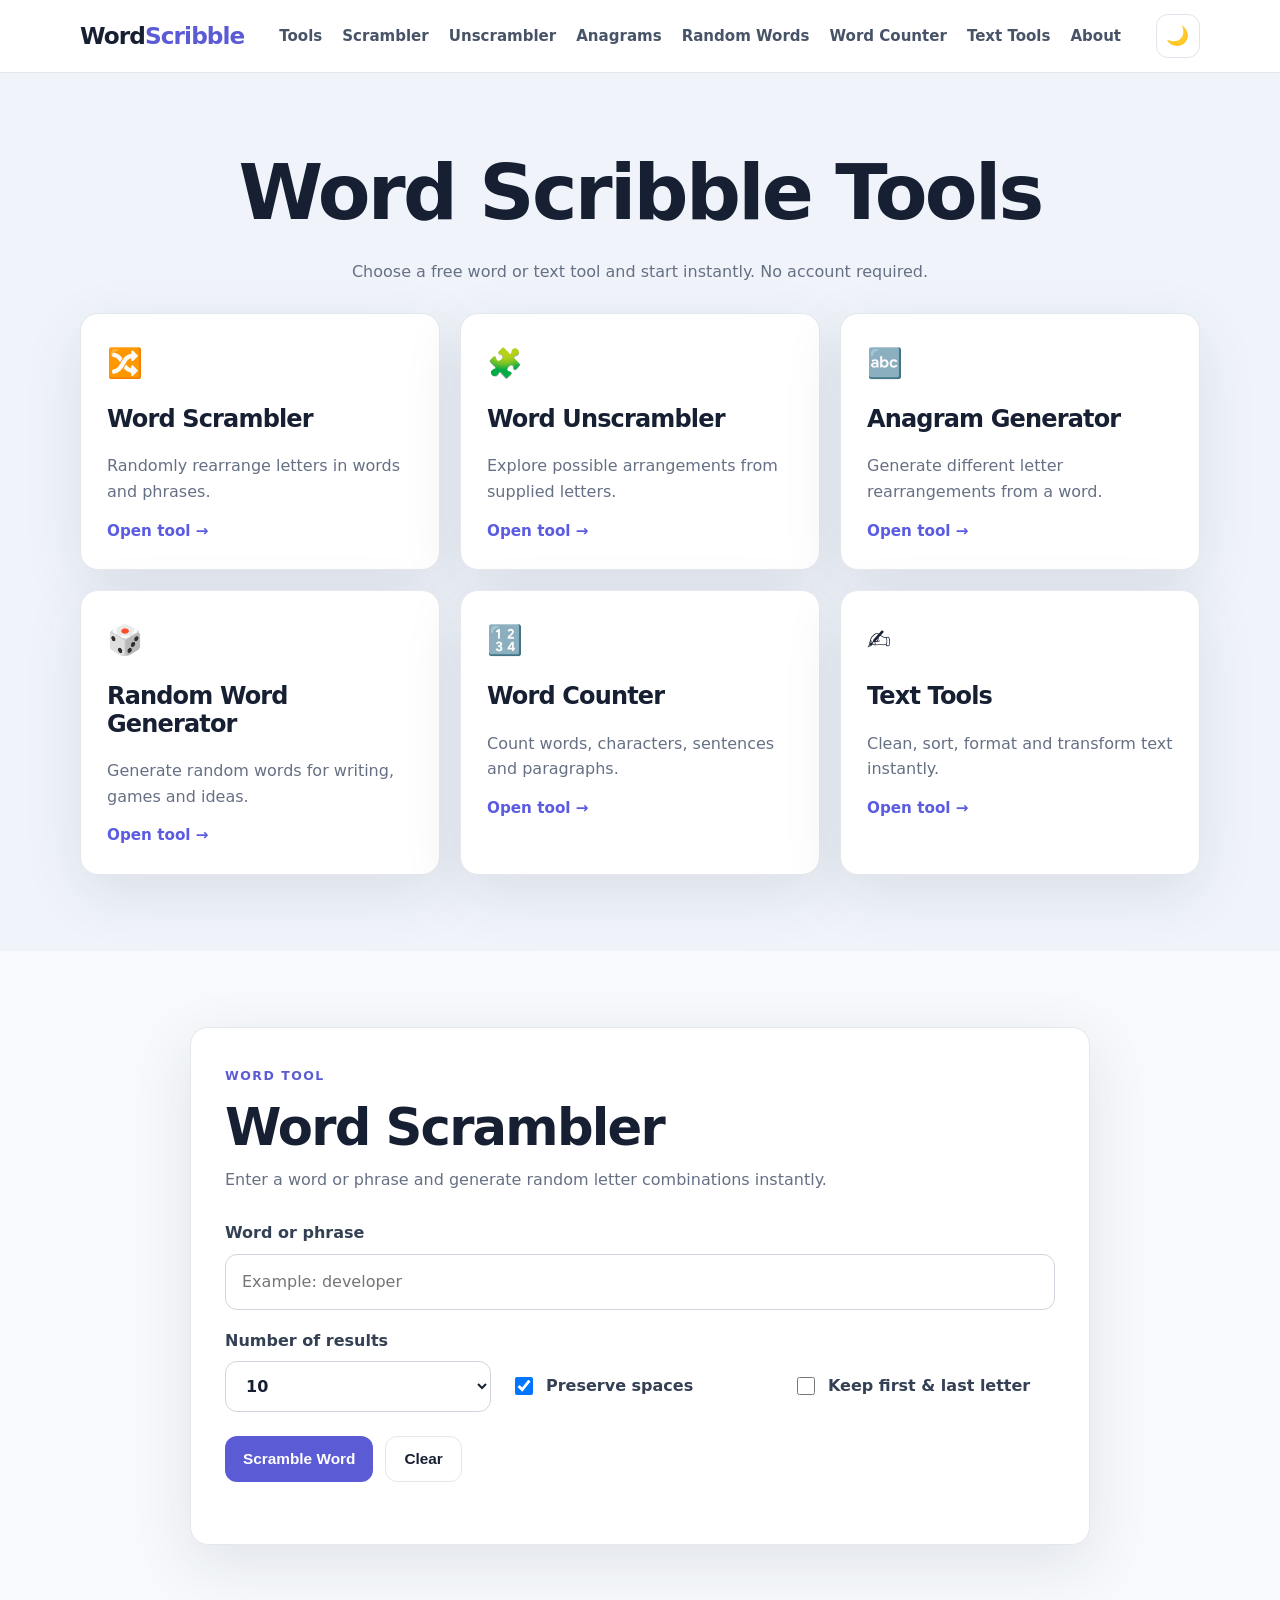
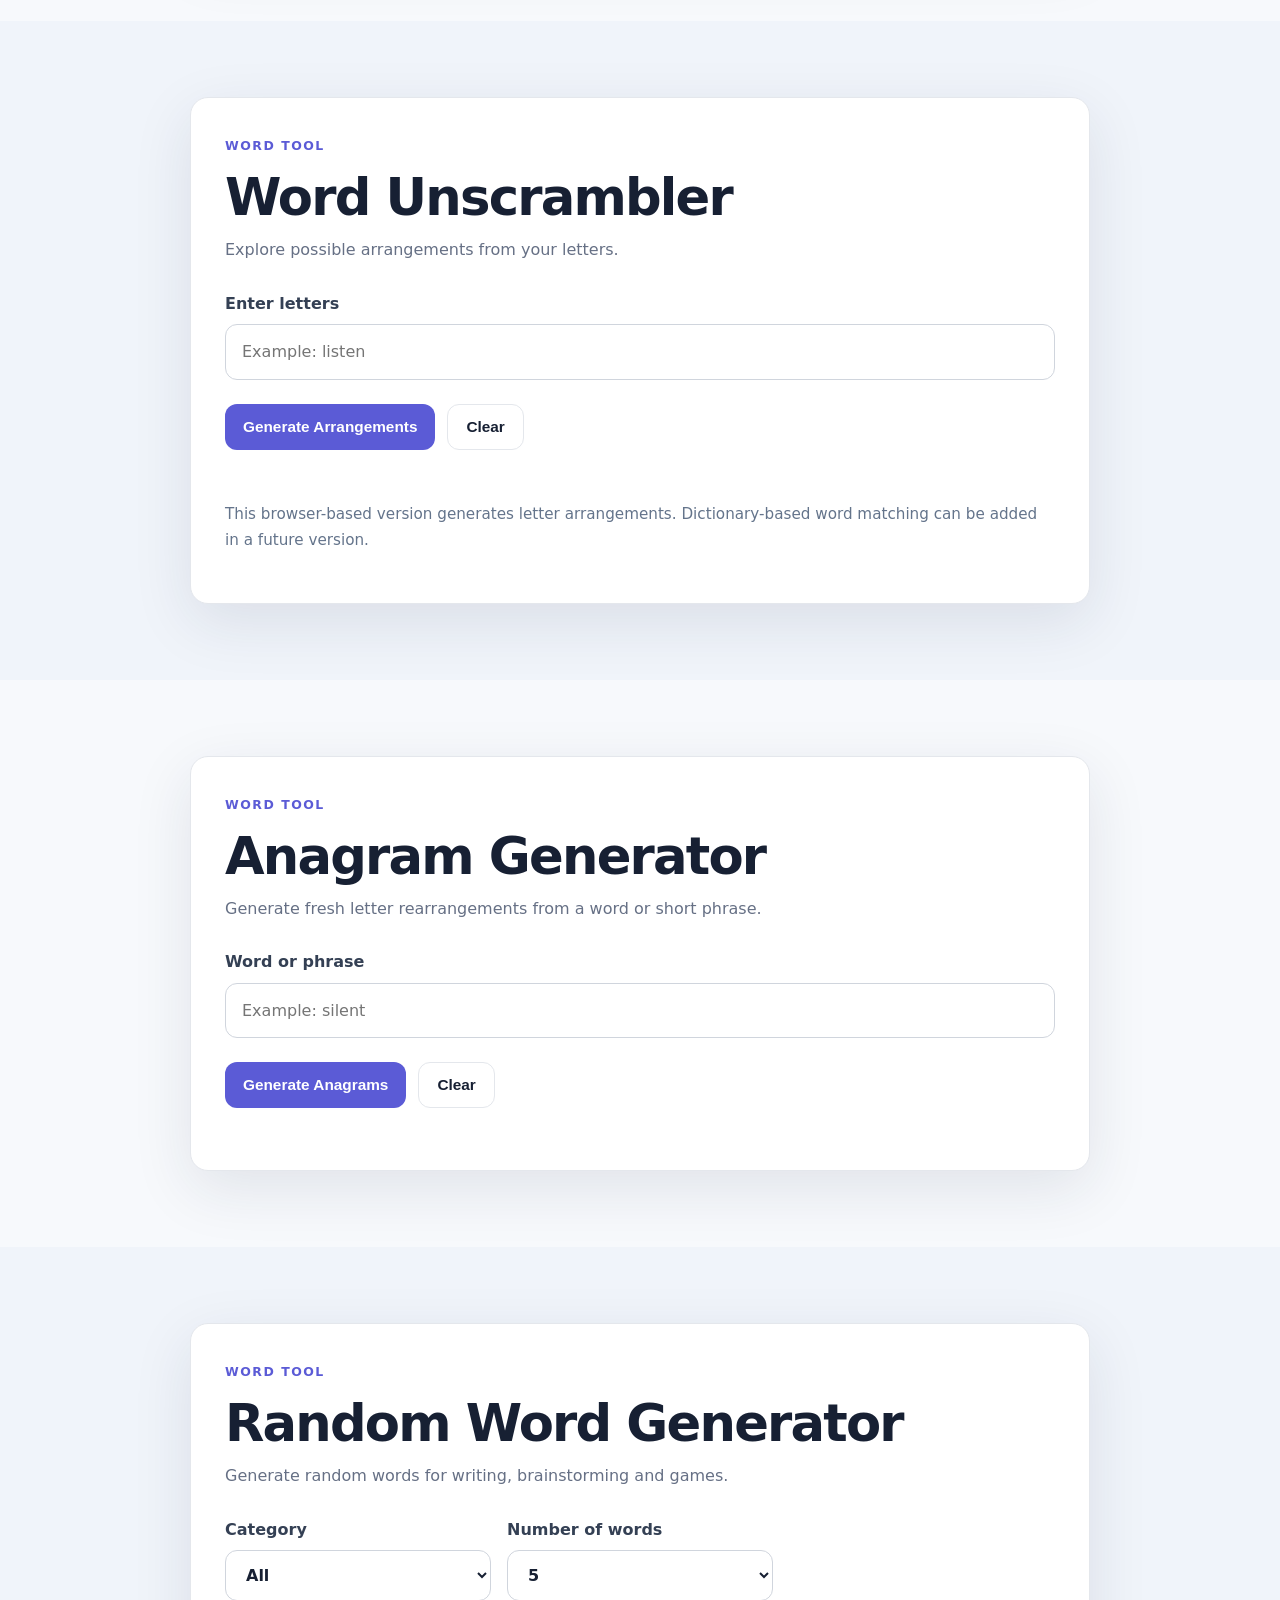
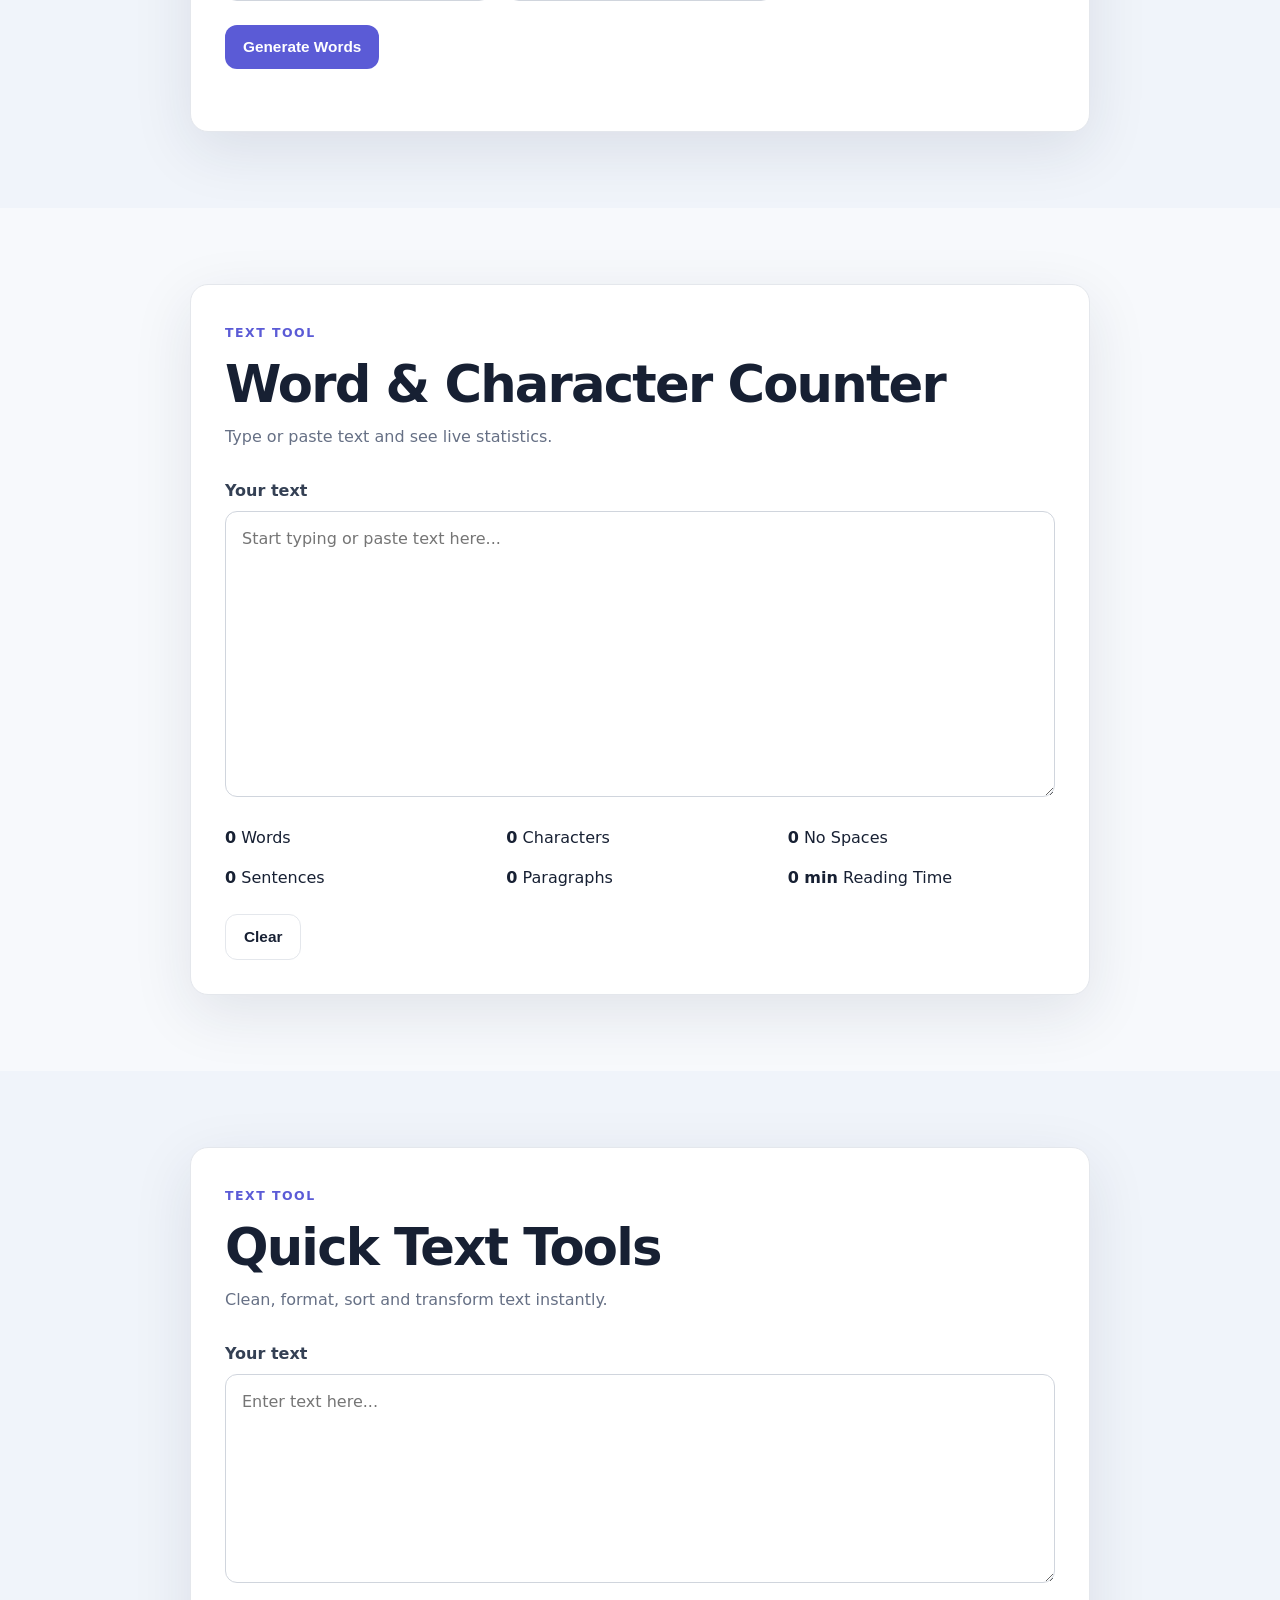
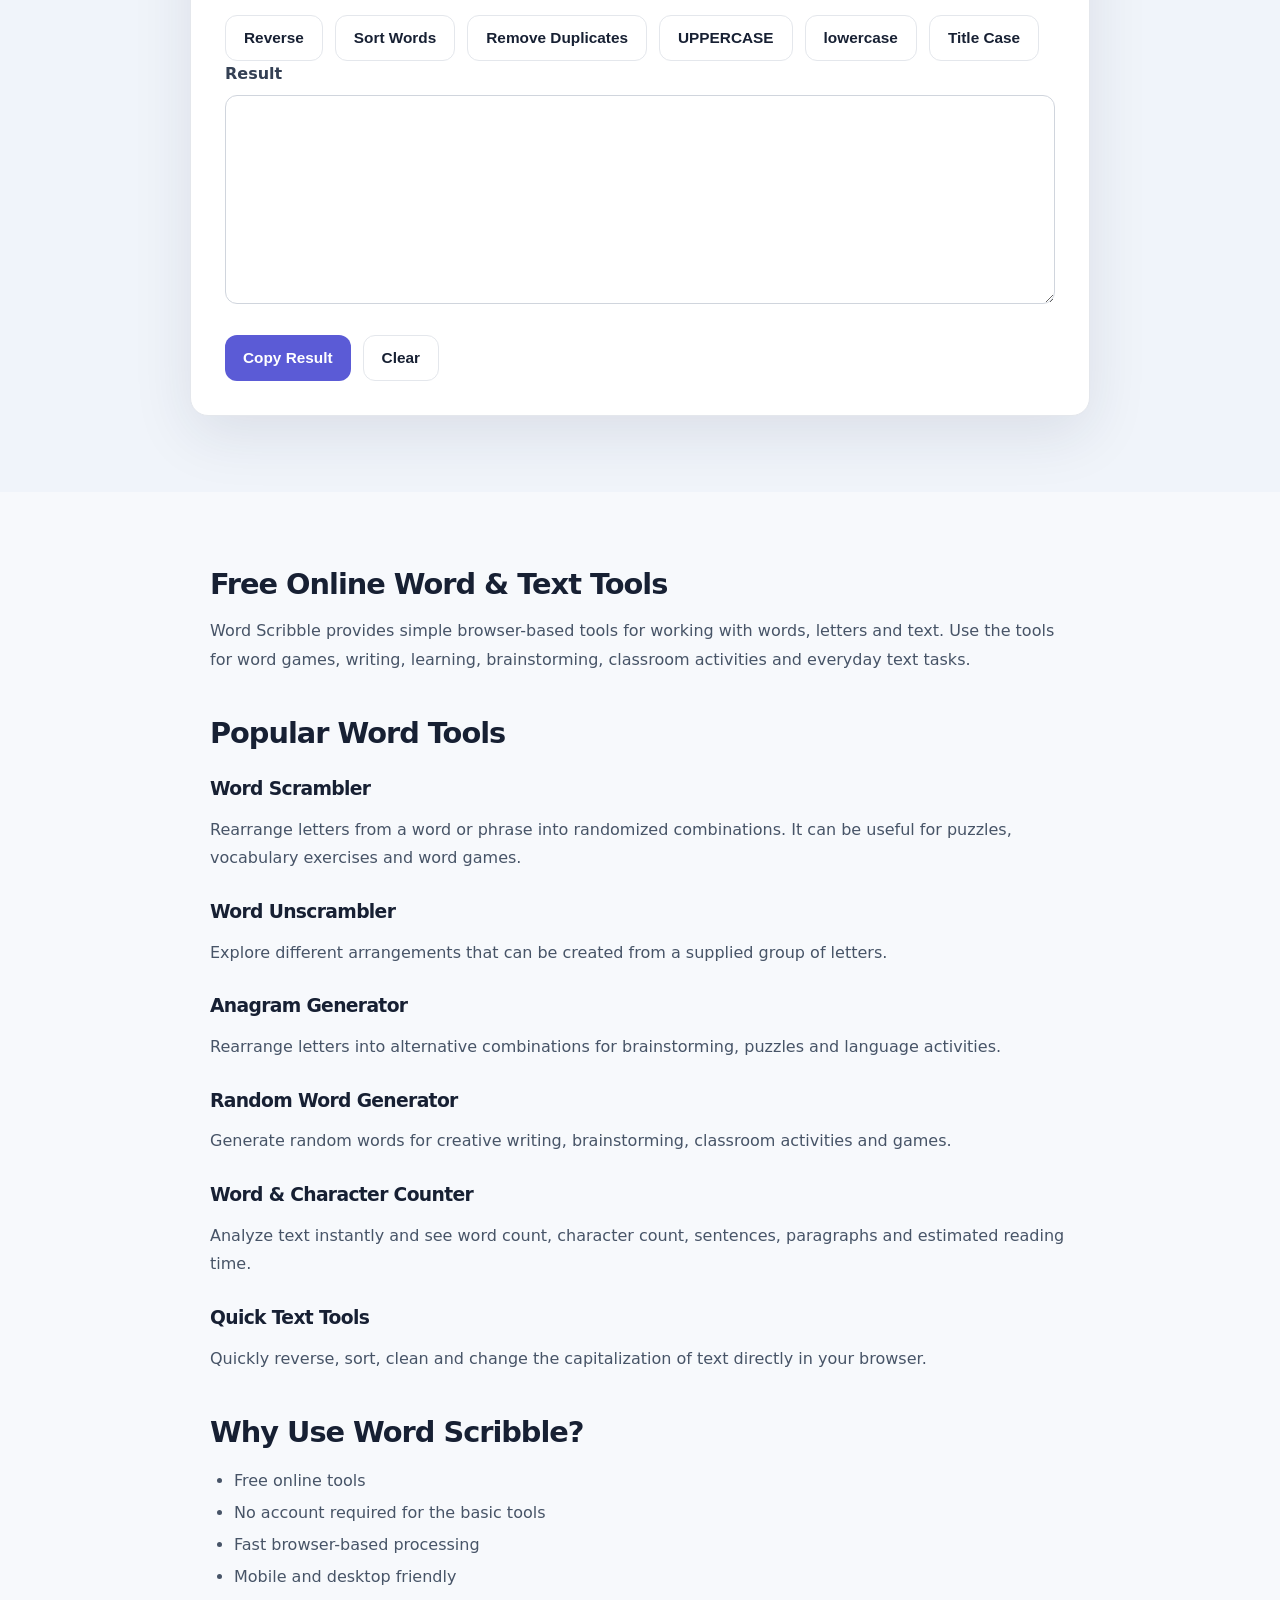
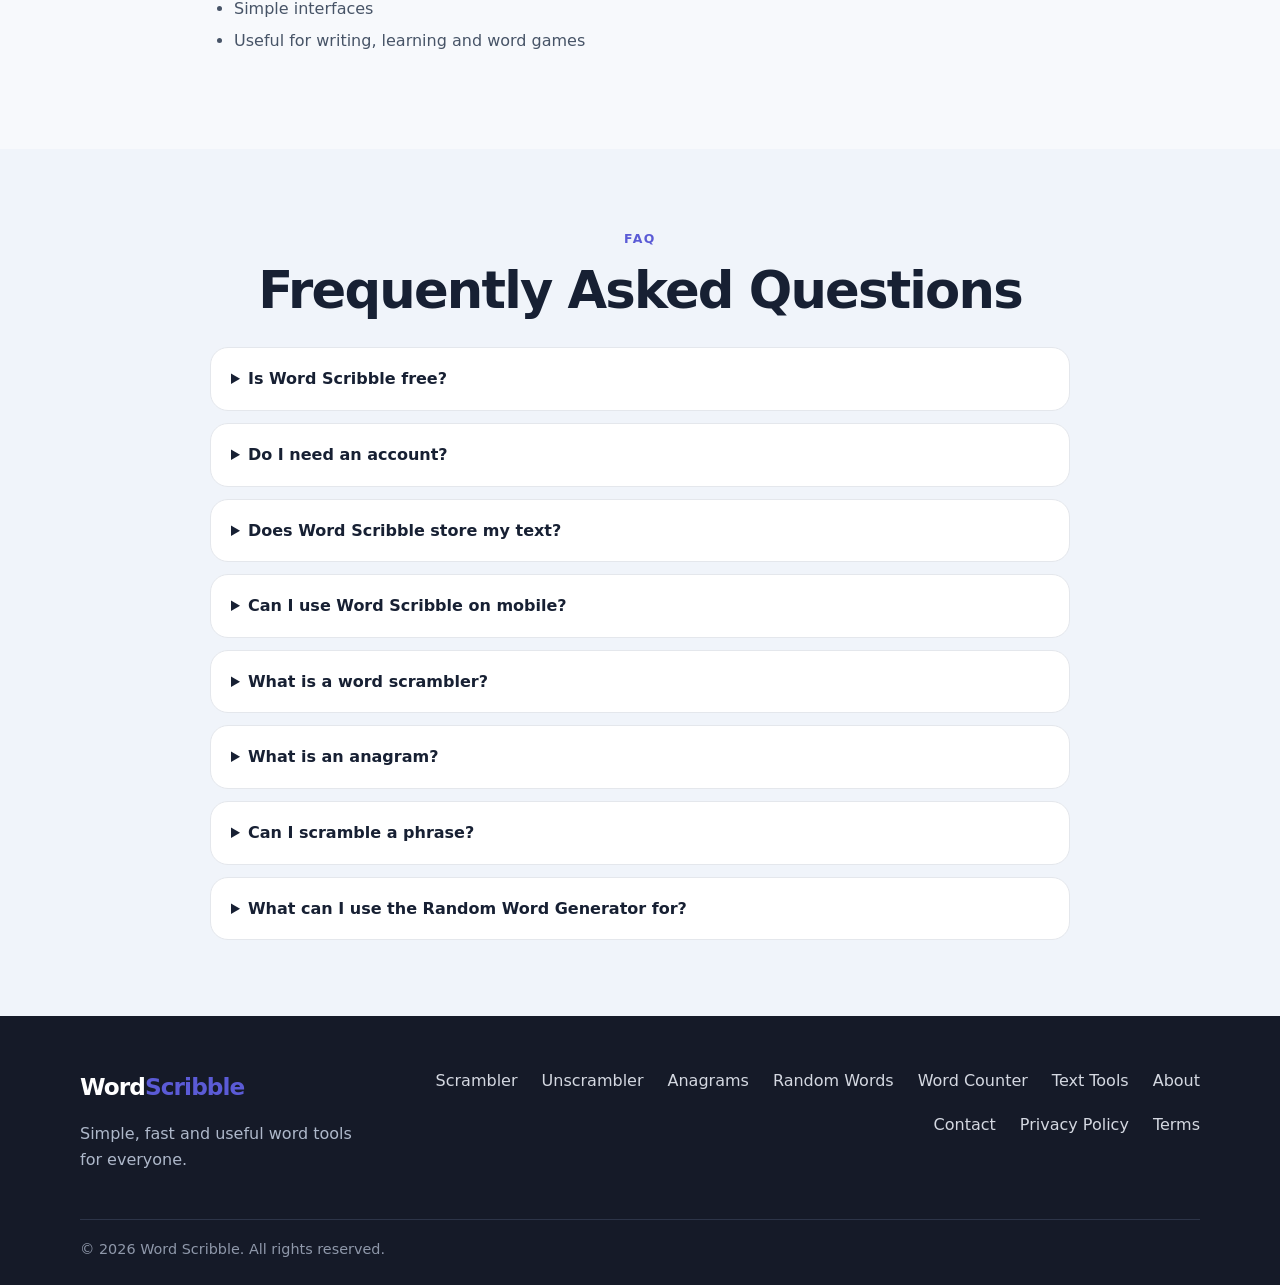
<file: index.html>
<!DOCTYPE html>
<html lang="en">

<head>
    <script async src="https://pagead2.googlesyndication.com/pagead/js/adsbygoogle.js?client=ca-pub-9395541605127084"
     crossorigin="anonymous"></script>
     
    <meta charset="UTF-8">

    <meta name="viewport"
          content="width=device-width, initial-scale=1.0">

    <title>Word Scribble - Free Online Word & Text Tools</title>

    <meta name="description"
          content="Free online word and text tools including Word Scrambler, Word Unscrambler, Anagram Generator, Random Word Generator, Word Counter and Text Tools.">

    <meta name="keywords"
          content="word scrambler, word unscrambler, anagram generator, random word generator, word counter, character counter, text tools">

    <meta name="robots"
          content="index, follow">

    <link rel="canonical" href="https://wordscribble.pages.dev/about.html">

    <link rel="icon"
          href="assets/favicon.svg"
          type="image/svg+xml">

    <link rel="stylesheet"
          href="style.css">
</head>


<body>


<!-- ================= HEADER ================= -->

<header class="site-header">

    <div class="container nav-wrap">

        <a class="brand"
           href="index.html">
            Word<span>Scribble</span>
        </a>

        <button class="menu-toggle"
                aria-label="Toggle navigation"
                aria-expanded="false">
            ☰
        </button>

        <nav class="nav-links"
             aria-label="Main navigation">

            <a href="#tools">Tools</a>

            <a href="#scrambler">
                Scrambler
            </a>

            <a href="#unscrambler">
                Unscrambler
            </a>

            <a href="#anagram">
                Anagrams
            </a>

            <a href="#random">
                Random Words
            </a>

            <a href="#counter">
                Word Counter
            </a>

            <a href="#text-tools">
                Text Tools
            </a>

            <a href="about.html">
                About
            </a>

        </nav>

        <button
    class="theme-toggle"
    id="themeToggle"
    type="button"
    aria-label="Switch to dark mode"
    title="Switch theme"
>
    🌙
</button>

    </div>

</header>



<main>


<!-- ================= TOOLS DIRECTORY ================= -->

<section id="tools"
         class="section alt">

    <div class="container">

        <div class="section-heading centered">

            <h1>
                Word Scribble Tools
            </h1>

            <p>
                Choose a free word or text tool and start instantly.
                No account required.
            </p>

        </div>


        <div class="cards-grid">


            <!-- Word Scrambler -->

            <a class="feature-card"
               href="#scrambler">

                <div class="icon">
                    🔀
                </div>

                <h2>
                    Word Scrambler
                </h2>

                <p>
                    Randomly rearrange letters in words and phrases.
                </p>

                <span class="card-link">
                    Open tool →
                </span>

            </a>



            <!-- Word Unscrambler -->

            <a class="feature-card"
               href="#unscrambler">

                <div class="icon">
                    🧩
                </div>

                <h2>
                    Word Unscrambler
                </h2>

                <p>
                    Explore possible arrangements from supplied letters.
                </p>

                <span class="card-link">
                    Open tool →
                </span>

            </a>



            <!-- Anagram -->

            <a class="feature-card"
               href="#anagram">

                <div class="icon">
                    🔤
                </div>

                <h2>
                    Anagram Generator
                </h2>

                <p>
                    Generate different letter rearrangements from a word.
                </p>

                <span class="card-link">
                    Open tool →
                </span>

            </a>



            <!-- Random Words -->

            <a class="feature-card"
               href="#random">

                <div class="icon">
                    🎲
                </div>

                <h2>
                    Random Word Generator
                </h2>

                <p>
                    Generate random words for writing, games and ideas.
                </p>

                <span class="card-link">
                    Open tool →
                </span>

            </a>



            <!-- Word Counter -->

            <a class="feature-card"
               href="#counter">

                <div class="icon">
                    🔢
                </div>

                <h2>
                    Word Counter
                </h2>

                <p>
                    Count words, characters, sentences and paragraphs.
                </p>

                <span class="card-link">
                    Open tool →
                </span>

            </a>



            <!-- Text Tools -->

            <a class="feature-card"
               href="#text-tools">

                <div class="icon">
                    ✍️
                </div>

                <h2>
                    Text Tools
                </h2>

                <p>
                    Clean, sort, format and transform text instantly.
                </p>

                <span class="card-link">
                    Open tool →
                </span>

            </a>


        </div>

    </div>

</section>



<!-- ================= WORD SCRAMBLER ================= -->

<section id="scrambler"
         class="section">

    <div class="container">

        <div class="tool-card">


            <div class="section-heading">

                <span class="eyebrow">
                    Word Tool
                </span>

                <h2>
                    Word Scrambler
                </h2>

                <p>
                    Enter a word or phrase and generate random
                    letter combinations instantly.
                </p>

            </div>


            <label for="scrambleInput">
                Word or phrase
            </label>


            <input id="scrambleInput"
                   class="text-input"
                   type="text"
                   maxlength="80"
                   placeholder="Example: developer"
                   autocomplete="off">


            <div class="options-grid">


                <label>

                    Number of results

                    <select id="resultCount">

                        <option value="5">
                            5
                        </option>

                        <option value="10"
                                selected>
                            10
                        </option>

                        <option value="15">
                            15
                        </option>

                        <option value="20">
                            20
                        </option>

                    </select>

                </label>



                <label class="check-label">

                    <input id="preserveSpaces"
                           type="checkbox"
                           checked>

                    Preserve spaces

                </label>



                <label class="check-label">

                    <input id="preserveEnds"
                           type="checkbox">

                    Keep first & last letter

                </label>


            </div>


            <div class="button-row">

                <button id="scrambleBtn"
                        class="btn primary"
                        type="button">

                    Scramble Word

                </button>


                <button id="clearScrambleBtn"
                        class="btn secondary"
                        type="button">

                    Clear

                </button>

            </div>


            <div id="scrambleResults"
                 class="results"
                 aria-live="polite">
            </div>


        </div>

    </div>

</section>



<!-- ================= UNSCRAMBLER ================= -->

<section id="unscrambler"
         class="section alt">

    <div class="container">

        <div class="tool-card">


            <div class="section-heading">

                <span class="eyebrow">
                    Word Tool
                </span>

                <h2>
                    Word Unscrambler
                </h2>

                <p>
                    Explore possible arrangements from your letters.
                </p>

            </div>


            <label for="unscrambleInput">
                Enter letters
            </label>


            <input id="unscrambleInput"
                   class="text-input"
                   type="text"
                   maxlength="30"
                   placeholder="Example: listen"
                   autocomplete="off">


            <div class="button-row">

                <button id="unscrambleBtn"
                        class="btn primary"
                        type="button">

                    Generate Arrangements

                </button>


                <button id="clearUnscrambleBtn"
                        class="btn secondary"
                        type="button">

                    Clear

                </button>

            </div>


            <div id="unscrambleResults"
                 class="results"
                 aria-live="polite">
            </div>


            <p class="tool-note">
                This browser-based version generates letter arrangements.
                Dictionary-based word matching can be added in a future version.
            </p>


        </div>

    </div>

</section>



<!-- ================= ANAGRAM ================= -->

<section id="anagram"
         class="section">

    <div class="container">

        <div class="tool-card">


            <div class="section-heading">

                <span class="eyebrow">
                    Word Tool
                </span>

                <h2>
                    Anagram Generator
                </h2>

                <p>
                    Generate fresh letter rearrangements from
                    a word or short phrase.
                </p>

            </div>


            <label for="anagramInput">
                Word or phrase
            </label>


            <input id="anagramInput"
                   class="text-input"
                   type="text"
                   maxlength="40"
                   placeholder="Example: silent"
                   autocomplete="off">


            <div class="button-row">

                <button id="anagramBtn"
                        class="btn primary"
                        type="button">

                    Generate Anagrams

                </button>


                <button id="clearAnagramBtn"
                        class="btn secondary"
                        type="button">

                    Clear

                </button>

            </div>


            <div id="anagramResults"
                 class="results"
                 aria-live="polite">
            </div>


        </div>

    </div>

</section>



<!-- ================= RANDOM WORD ================= -->

<section id="random"
         class="section alt">

    <div class="container">

        <div class="tool-card">


            <div class="section-heading">

                <span class="eyebrow">
                    Word Tool
                </span>

                <h2>
                    Random Word Generator
                </h2>

                <p>
                    Generate random words for writing,
                    brainstorming and games.
                </p>

            </div>


            <div class="options-grid">


                <label>

                    Category

                    <select id="wordCategory">

                        <option value="all">
                            All
                        </option>

                        <option value="nouns">
                            Nouns
                        </option>

                        <option value="verbs">
                            Verbs
                        </option>

                        <option value="adjectives">
                            Adjectives
                        </option>

                    </select>

                </label>



                <label>

                    Number of words

                    <select id="randomWordCount">

                        <option value="1">
                            1
                        </option>

                        <option value="5"
                                selected>
                            5
                        </option>

                        <option value="10">
                            10
                        </option>

                        <option value="20">
                            20
                        </option>

                    </select>

                </label>


            </div>


            <div class="button-row">

                <button id="randomWordBtn"
                        class="btn primary"
                        type="button">

                    Generate Words

                </button>

            </div>


            <div id="randomWordResults"
                 class="results"
                 aria-live="polite">
            </div>


        </div>

    </div>

</section>



<!-- ================= WORD COUNTER ================= -->

<section id="counter"
         class="section">

    <div class="container">

        <div class="tool-card">


            <div class="section-heading">

                <span class="eyebrow">
                    Text Tool
                </span>

                <h2>
                    Word & Character Counter
                </h2>

                <p>
                    Type or paste text and see live statistics.
                </p>

            </div>


            <label for="counterInput">
                Your text
            </label>


            <textarea id="counterInput"
                      class="text-area"
                      rows="10"
                      placeholder="Start typing or paste text here..."></textarea>


            <div class="stats-grid">


                <div class="stat-card">

                    <strong id="wordCount">
                        0
                    </strong>

                    <span>
                        Words
                    </span>

                </div>



                <div class="stat-card">

                    <strong id="characterCount">
                        0
                    </strong>

                    <span>
                        Characters
                    </span>

                </div>



                <div class="stat-card">

                    <strong id="characterNoSpaceCount">
                        0
                    </strong>

                    <span>
                        No Spaces
                    </span>

                </div>



                <div class="stat-card">

                    <strong id="sentenceCount">
                        0
                    </strong>

                    <span>
                        Sentences
                    </span>

                </div>



                <div class="stat-card">

                    <strong id="paragraphCount">
                        0
                    </strong>

                    <span>
                        Paragraphs
                    </span>

                </div>



                <div class="stat-card">

                    <strong id="readingTime">
                        0 min
                    </strong>

                    <span>
                        Reading Time
                    </span>

                </div>


            </div>


            <div class="button-row">

                <button id="clearCounterBtn"
                        class="btn secondary"
                        type="button">

                    Clear

                </button>

            </div>


        </div>

    </div>

</section>



<!-- ================= TEXT TOOLS ================= -->

<section id="text-tools"
         class="section alt">

    <div class="container">

        <div class="tool-card">


            <div class="section-heading">

                <span class="eyebrow">
                    Text Tool
                </span>

                <h2>
                    Quick Text Tools
                </h2>

                <p>
                    Clean, format, sort and transform text instantly.
                </p>

            </div>


            <label for="textToolInput">
                Your text
            </label>


            <textarea id="textToolInput"
                      class="text-area"
                      rows="7"
                      placeholder="Enter text here..."></textarea>


            <div class="button-row text-tool-buttons">


                <button type="button"
                        class="btn secondary"
                        data-text-action="reverse">
                    Reverse
                </button>


                <button type="button"
                        class="btn secondary"
                        data-text-action="sort">
                    Sort Words
                </button>


                <button type="button"
                        class="btn secondary"
                        data-text-action="duplicates">
                    Remove Duplicates
                </button>


                <button type="button"
                        class="btn secondary"
                        data-text-action="uppercase">
                    UPPERCASE
                </button>


                <button type="button"
                        class="btn secondary"
                        data-text-action="lowercase">
                    lowercase
                </button>


                <button type="button"
                        class="btn secondary"
                        data-text-action="titlecase">
                    Title Case
                </button>


            </div>


            <label for="textToolOutput">
                Result
            </label>


            <textarea id="textToolOutput"
                      class="text-area"
                      rows="7"
                      readonly></textarea>


            <div class="button-row">


                <button id="copyTextResult"
                        class="btn primary"
                        type="button">

                    Copy Result

                </button>


                <button id="clearTextTools"
                        class="btn secondary"
                        type="button">

                    Clear

                </button>


            </div>


        </div>

    </div>

</section>



<!-- ================= SEO CONTENT ================= -->

<section class="section">

    <div class="container content-block">


        <h2>
            Free Online Word & Text Tools
        </h2>


        <p>
            Word Scribble provides simple browser-based tools for
            working with words, letters and text. Use the tools for
            word games, writing, learning, brainstorming, classroom
            activities and everyday text tasks.
        </p>


        <h2>
            Popular Word Tools
        </h2>


        <h3>
            Word Scrambler
        </h3>

        <p>
            Rearrange letters from a word or phrase into randomized
            combinations. It can be useful for puzzles, vocabulary
            exercises and word games.
        </p>


        <h3>
            Word Unscrambler
        </h3>

        <p>
            Explore different arrangements that can be created from
            a supplied group of letters.
        </p>


        <h3>
            Anagram Generator
        </h3>

        <p>
            Rearrange letters into alternative combinations for
            brainstorming, puzzles and language activities.
        </p>


        <h3>
            Random Word Generator
        </h3>

        <p>
            Generate random words for creative writing,
            brainstorming, classroom activities and games.
        </p>


        <h3>
            Word & Character Counter
        </h3>

        <p>
            Analyze text instantly and see word count, character
            count, sentences, paragraphs and estimated reading time.
        </p>


        <h3>
            Quick Text Tools
        </h3>

        <p>
            Quickly reverse, sort, clean and change the capitalization
            of text directly in your browser.
        </p>



        <h2>
            Why Use Word Scribble?
        </h2>


        <ul>

            <li>
                Free online tools
            </li>

            <li>
                No account required for the basic tools
            </li>

            <li>
                Fast browser-based processing
            </li>

            <li>
                Mobile and desktop friendly
            </li>

            <li>
                Simple interfaces
            </li>

            <li>
                Useful for writing, learning and word games
            </li>

        </ul>


    </div>

</section>



<!-- ================= FAQ ================= -->

<section class="section alt">

    <div class="container">


        <div class="section-heading centered">

            <span class="eyebrow">
                FAQ
            </span>

            <h2>
                Frequently Asked Questions
            </h2>

        </div>


        <div class="faq">


            <details>

                <summary>
                    Is Word Scribble free?
                </summary>

                <p>
                    Yes. Word Scribble's basic word and text tools
                    are free to use.
                </p>

            </details>



            <details>

                <summary>
                    Do I need an account?
                </summary>

                <p>
                    No. You can use the basic Word Scribble tools
                    without creating an account.
                </p>

            </details>



            <details>

                <summary>
                    Does Word Scribble store my text?
                </summary>

                <p>
                    The core tools are designed to process text
                    directly in your browser where possible.
                    See the Privacy Policy for additional information.
                </p>

            </details>



            <details>

                <summary>
                    Can I use Word Scribble on mobile?
                </summary>

                <p>
                    Yes. Word Scribble is designed to work on
                    modern phones, tablets and desktop browsers.
                </p>

            </details>



            <details>

                <summary>
                    What is a word scrambler?
                </summary>

                <p>
                    A word scrambler changes the order of letters
                    in a word or phrase to create new letter
                    combinations.
                </p>

            </details>



            <details>

                <summary>
                    What is an anagram?
                </summary>

                <p>
                    An anagram is created by rearranging the letters
                    of a word or phrase to produce another
                    arrangement using the same letters.
                </p>

            </details>



            <details>

                <summary>
                    Can I scramble a phrase?
                </summary>

                <p>
                    Yes. The Word Scrambler accepts short phrases
                    and includes an option to preserve spaces.
                </p>

            </details>



            <details>

                <summary>
                    What can I use the Random Word Generator for?
                </summary>

                <p>
                    Random words can be useful for creative writing,
                    brainstorming, games, classroom exercises and
                    vocabulary activities.
                </p>

            </details>


        </div>

    </div>

</section>


</main>



<!-- ================= FOOTER ================= -->

<footer class="site-footer">

    <div class="container footer-grid">


        <div>

            <a class="brand footer-brand"
               href="index.html">

                Word<span>Scribble</span>

            </a>

            <p>
                Simple, fast and useful word tools for everyone.
            </p>

        </div>



        <div class="footer-links">

            <a href="#scrambler">
                Scrambler
            </a>

            <a href="#unscrambler">
                Unscrambler
            </a>

            <a href="#anagram">
                Anagrams
            </a>

            <a href="#random">
                Random Words
            </a>

            <a href="#counter">
                Word Counter
            </a>

            <a href="#text-tools">
                Text Tools
            </a>

            <a href="about.html">
                About
            </a>

            <a href="contact.html">
                Contact
            </a>

            <a href="privacy-policy.html">
                Privacy Policy
            </a>

            <a href="terms.html">
                Terms
            </a>

        </div>


    </div>


    <div class="container copyright">

        © 2026 Word Scribble. All rights reserved.

    </div>

</footer>



<!-- ================= JAVASCRIPT ================= -->

<script src="script.js"></script>

<!-- Cloudflare Web Analytics -->
<script
    type="module"
    src="https://static.cloudflareinsights.com/beacon.min.js"
    data-cf-beacon='{"token":"9a74294daa3a4ed99a39f68ef53d2489"}'>
</script>
<!-- End Cloudflare Web Analytics -->

</body>

</html>
</file>
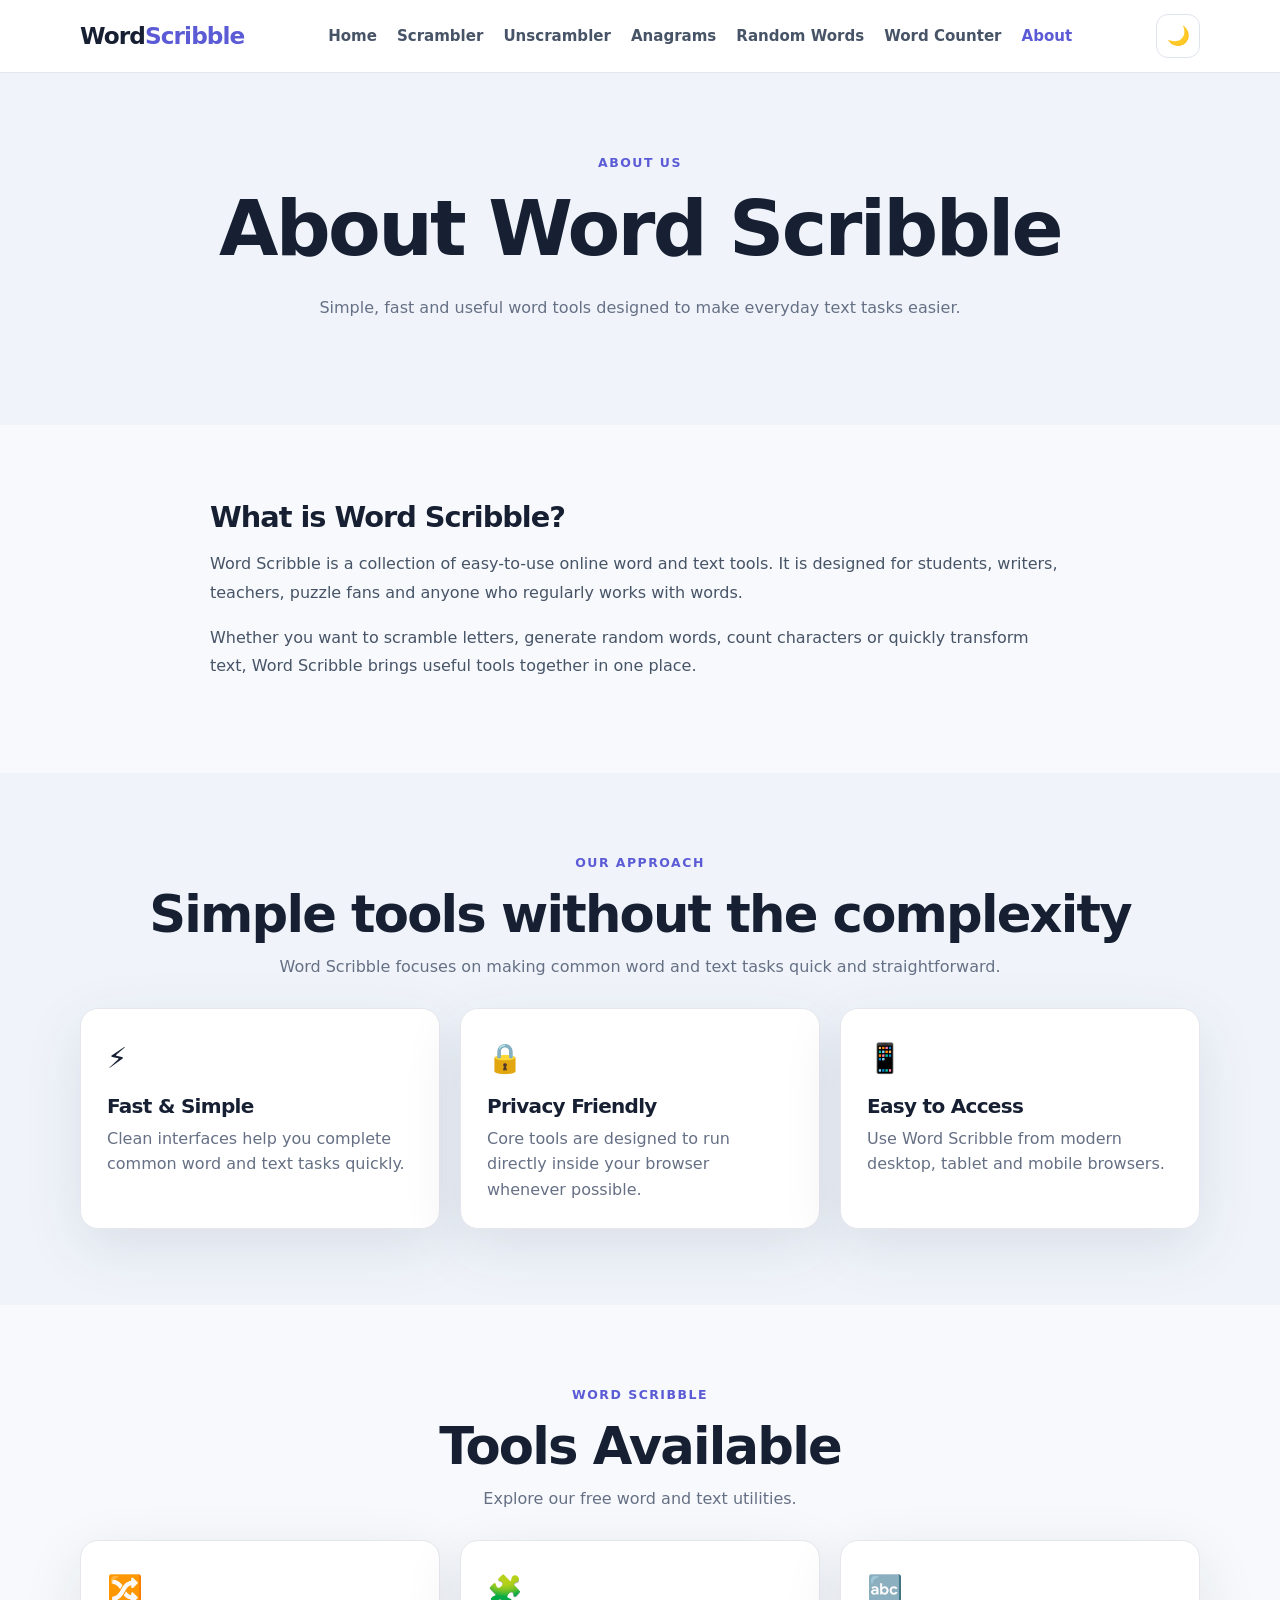
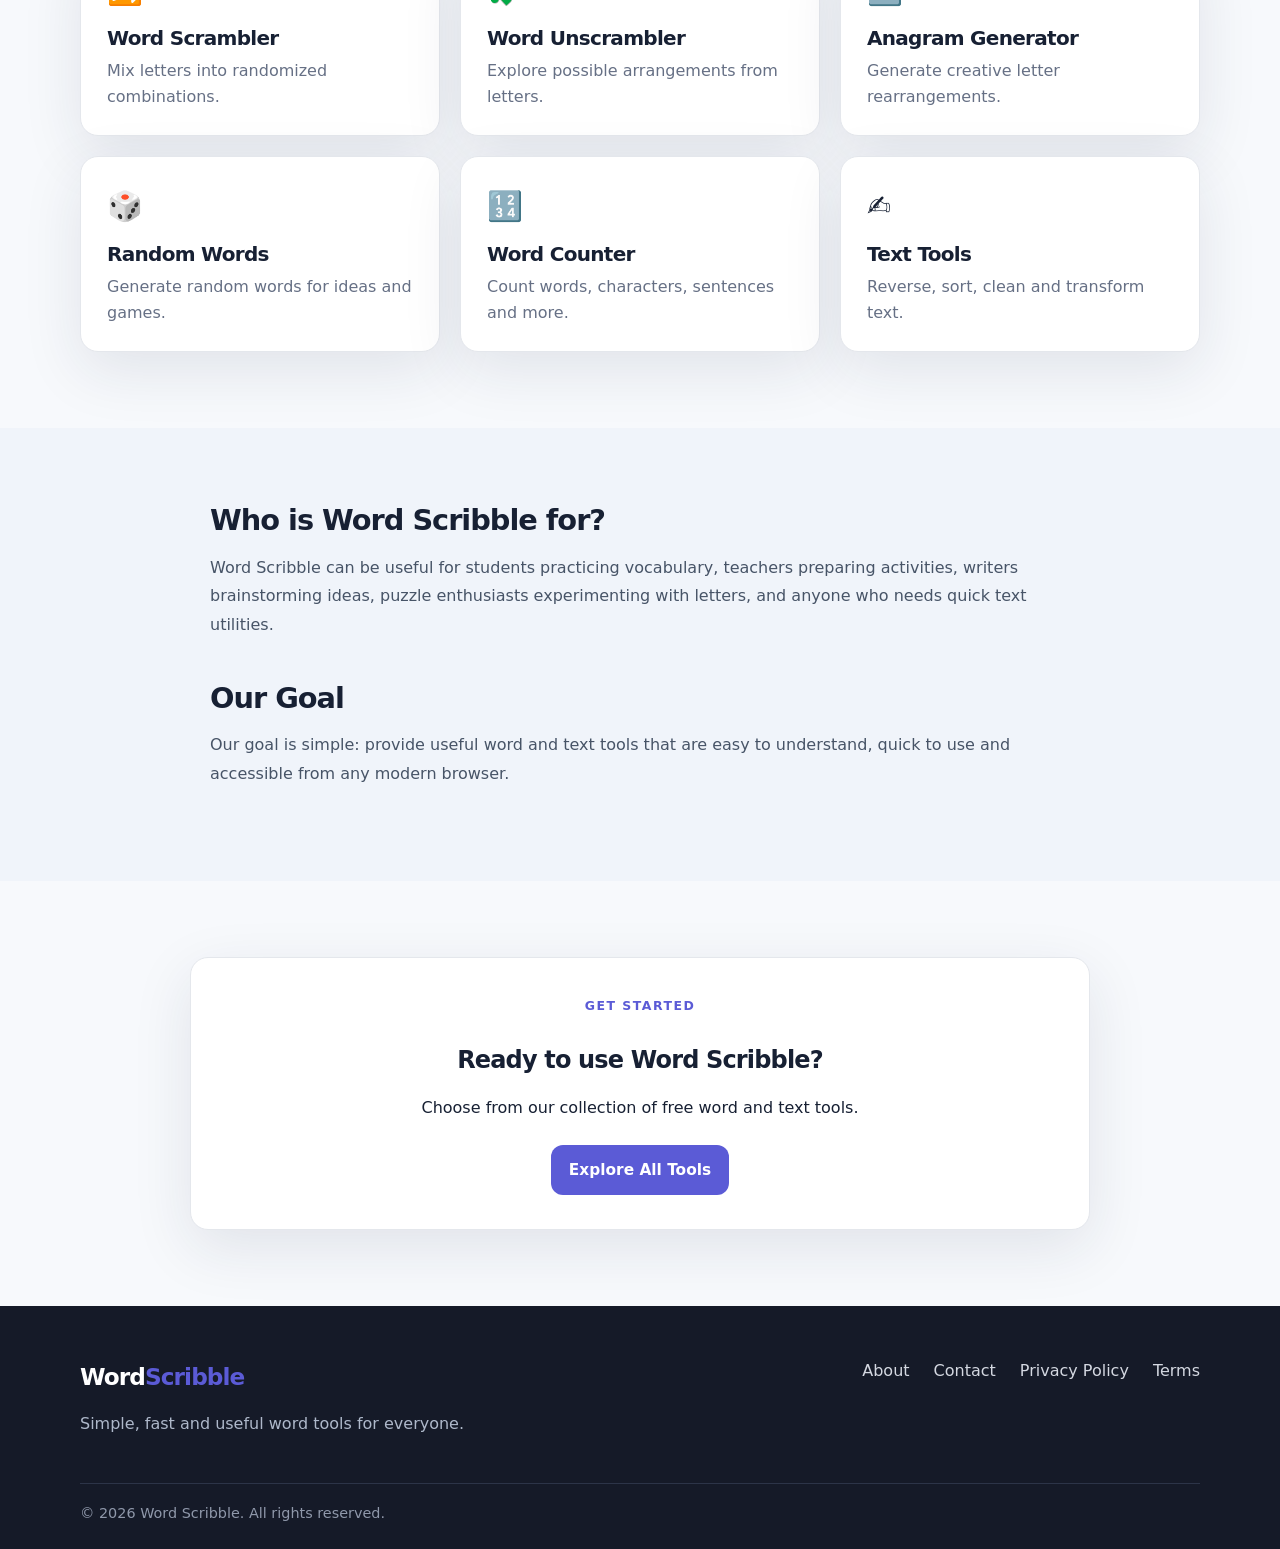
<file: about.html>
<!DOCTYPE html>
<html lang="en">

<head>
  <script async src="https://pagead2.googlesyndication.com/pagead/js/adsbygoogle.js?client=ca-pub-9395541605127084"
     crossorigin="anonymous"></script>
  <meta charset="UTF-8">
  <meta name="viewport" content="width=device-width, initial-scale=1.0">

  <title>About Word Scribble - Free Online Word & Text Tools</title>

  <meta
    name="description"
    content="Learn about Word Scribble, a collection of free, simple and browser-based word and text tools for students, writers, teachers and everyday users."
  >

  <meta name="robots" content="index, follow">

  <link
    rel="canonical"
    href="https://wordscribble.pages.dev/about.html"
  >

  <link
    rel="icon"
    href="assets/favicon.svg"
    type="image/svg+xml"
  >

  <link
    rel="stylesheet"
    href="style.css"
  >
</head>


<body>


<!-- HEADER -->

<header class="site-header">

  <div class="container nav-wrap">

    <a class="brand" href="index.html">
      Word<span>Scribble</span>
    </a>

    <button
      class="menu-toggle"
      aria-label="Toggle navigation"
      aria-expanded="false"
    >
      ☰
    </button>

    <nav class="nav-links">

      <a href="index.html">
        Home
      </a>

      <a href="index.html#scrambler">
        Scrambler
      </a>

      <a href="index.html#unscrambler">
        Unscrambler
      </a>

      <a href="index.html#anagrams">
        Anagrams
      </a>

      <a href="index.html#random-words">
        Random Words
      </a>

      <a href="index.html#word-counter">
        Word Counter
      </a>

      <a
        href="about.html"
        class="active"
      >
        About
      </a>

    </nav>

    <button
    class="theme-toggle"
    id="themeToggle"
    type="button"
    aria-label="Switch to dark mode"
    title="Switch theme"
>
    🌙
</button>

  </div>

</header>



<main>


<!-- ABOUT INTRO -->

<section class="section alt">

  <div class="container">

    <div
      class="section-heading centered"
      style="max-width:850px; margin-left:auto; margin-right:auto;"
    >

      <span class="eyebrow">
        About Us
      </span>

      <h1>
        About Word Scribble
      </h1>

      <p>
        Simple, fast and useful word tools designed to make
        everyday text tasks easier.
      </p>

    </div>

  </div>

</section>



<!-- ABOUT WORD SCRIBBLE -->

<section class="section">

  <div class="container content-block">

    <h2>
      What is Word Scribble?
    </h2>

    <p>
      Word Scribble is a collection of easy-to-use online
      word and text tools. It is designed for students,
      writers, teachers, puzzle fans and anyone who regularly
      works with words.
    </p>

    <p>
      Whether you want to scramble letters, generate random
      words, count characters or quickly transform text,
      Word Scribble brings useful tools together in one place.
    </p>

  </div>

</section>



<!-- OUR APPROACH -->

<section class="section alt">

  <div class="container">

    <div class="section-heading centered">

      <span class="eyebrow">
        Our Approach
      </span>

      <h2>
        Simple tools without the complexity
      </h2>

      <p>
        Word Scribble focuses on making common word and text
        tasks quick and straightforward.
      </p>

    </div>


    <div class="cards-grid">


      <div class="feature-card">

        <div class="icon">
          ⚡
        </div>

        <h3>
          Fast & Simple
        </h3>

        <p>
          Clean interfaces help you complete common
          word and text tasks quickly.
        </p>

      </div>



      <div class="feature-card">

        <div class="icon">
          🔒
        </div>

        <h3>
          Privacy Friendly
        </h3>

        <p>
          Core tools are designed to run directly
          inside your browser whenever possible.
        </p>

      </div>



      <div class="feature-card">

        <div class="icon">
          📱
        </div>

        <h3>
          Easy to Access
        </h3>

        <p>
          Use Word Scribble from modern desktop,
          tablet and mobile browsers.
        </p>

      </div>


    </div>

  </div>

</section>



<!-- TOOLS -->

<section class="section">

  <div class="container">

    <div class="section-heading centered">

      <span class="eyebrow">
        Word Scribble
      </span>

      <h2>
        Tools Available
      </h2>

      <p>
        Explore our free word and text utilities.
      </p>

    </div>


    <div class="cards-grid">


      <a
        class="feature-card"
        href="index.html#scrambler"
      >

        <div class="icon">
          🔀
        </div>

        <h3>
          Word Scrambler
        </h3>

        <p>
          Mix letters into randomized combinations.
        </p>

      </a>



      <a
        class="feature-card"
        href="index.html#unscrambler"
      >

        <div class="icon">
          🧩
        </div>

        <h3>
          Word Unscrambler
        </h3>

        <p>
          Explore possible arrangements from letters.
        </p>

      </a>



      <a
        class="feature-card"
        href="index.html#anagrams"
      >

        <div class="icon">
          🔤
        </div>

        <h3>
          Anagram Generator
        </h3>

        <p>
          Generate creative letter rearrangements.
        </p>

      </a>



      <a
        class="feature-card"
        href="index.html#random-words"
      >

        <div class="icon">
          🎲
        </div>

        <h3>
          Random Words
        </h3>

        <p>
          Generate random words for ideas and games.
        </p>

      </a>



      <a
        class="feature-card"
        href="index.html#word-counter"
      >

        <div class="icon">
          🔢
        </div>

        <h3>
          Word Counter
        </h3>

        <p>
          Count words, characters, sentences and more.
        </p>

      </a>



      <a
        class="feature-card"
        href="index.html#text-tools"
      >

        <div class="icon">
          ✍️
        </div>

        <h3>
          Text Tools
        </h3>

        <p>
          Reverse, sort, clean and transform text.
        </p>

      </a>


    </div>

  </div>

</section>



<!-- WHO IT IS FOR -->

<section class="section alt">

  <div class="container content-block">

    <h2>
      Who is Word Scribble for?
    </h2>

    <p>
      Word Scribble can be useful for students practicing
      vocabulary, teachers preparing activities, writers
      brainstorming ideas, puzzle enthusiasts experimenting
      with letters, and anyone who needs quick text utilities.
    </p>


    <h2>
      Our Goal
    </h2>

    <p>
      Our goal is simple: provide useful word and text tools
      that are easy to understand, quick to use and accessible
      from any modern browser.
    </p>

  </div>

</section>



<!-- CTA -->

<section class="section">

  <div class="container">

    <div class="tool-card" style="text-align:center;">

      <span class="eyebrow">
        Get Started
      </span>

      <h2>
        Ready to use Word Scribble?
      </h2>

      <p>
        Choose from our collection of free word and text tools.
      </p>

      <div
        class="button-row"
        style="justify-content:center;"
      >

        <a
          class="btn primary"
          href="index.html#tools"
        >
          Explore All Tools
        </a>

      </div>

    </div>

  </div>

</section>


</main>



<!-- FOOTER -->

<footer class="site-footer">

  <div class="container footer-grid">

    <div>

      <a
        class="brand footer-brand"
        href="index.html"
      >
        Word<span>Scribble</span>
      </a>

      <p>
        Simple, fast and useful word tools for everyone.
      </p>

    </div>


    <div class="footer-links">

      <a href="about.html">
        About
      </a>

      <a href="contact.html">
        Contact
      </a>

      <a href="privacy-policy.html">
        Privacy Policy
      </a>

      <a href="terms.html">
        Terms
      </a>

    </div>

  </div>


  <div class="container copyright">
    © 2026 Word Scribble. All rights reserved.
  </div>

</footer>

<!-- Your existing JavaScript -->
<script src="script.js"></script>

<!-- Cloudflare Web Analytics -->
<script
    type="module"
    src="https://static.cloudflareinsights.com/beacon.min.js"
    data-cf-beacon='{"token":"9a74294daa3a4ed99a39f68ef53d2489"}'>
</script>
<!-- End Cloudflare Web Analytics -->

</body>
</html>
</file>
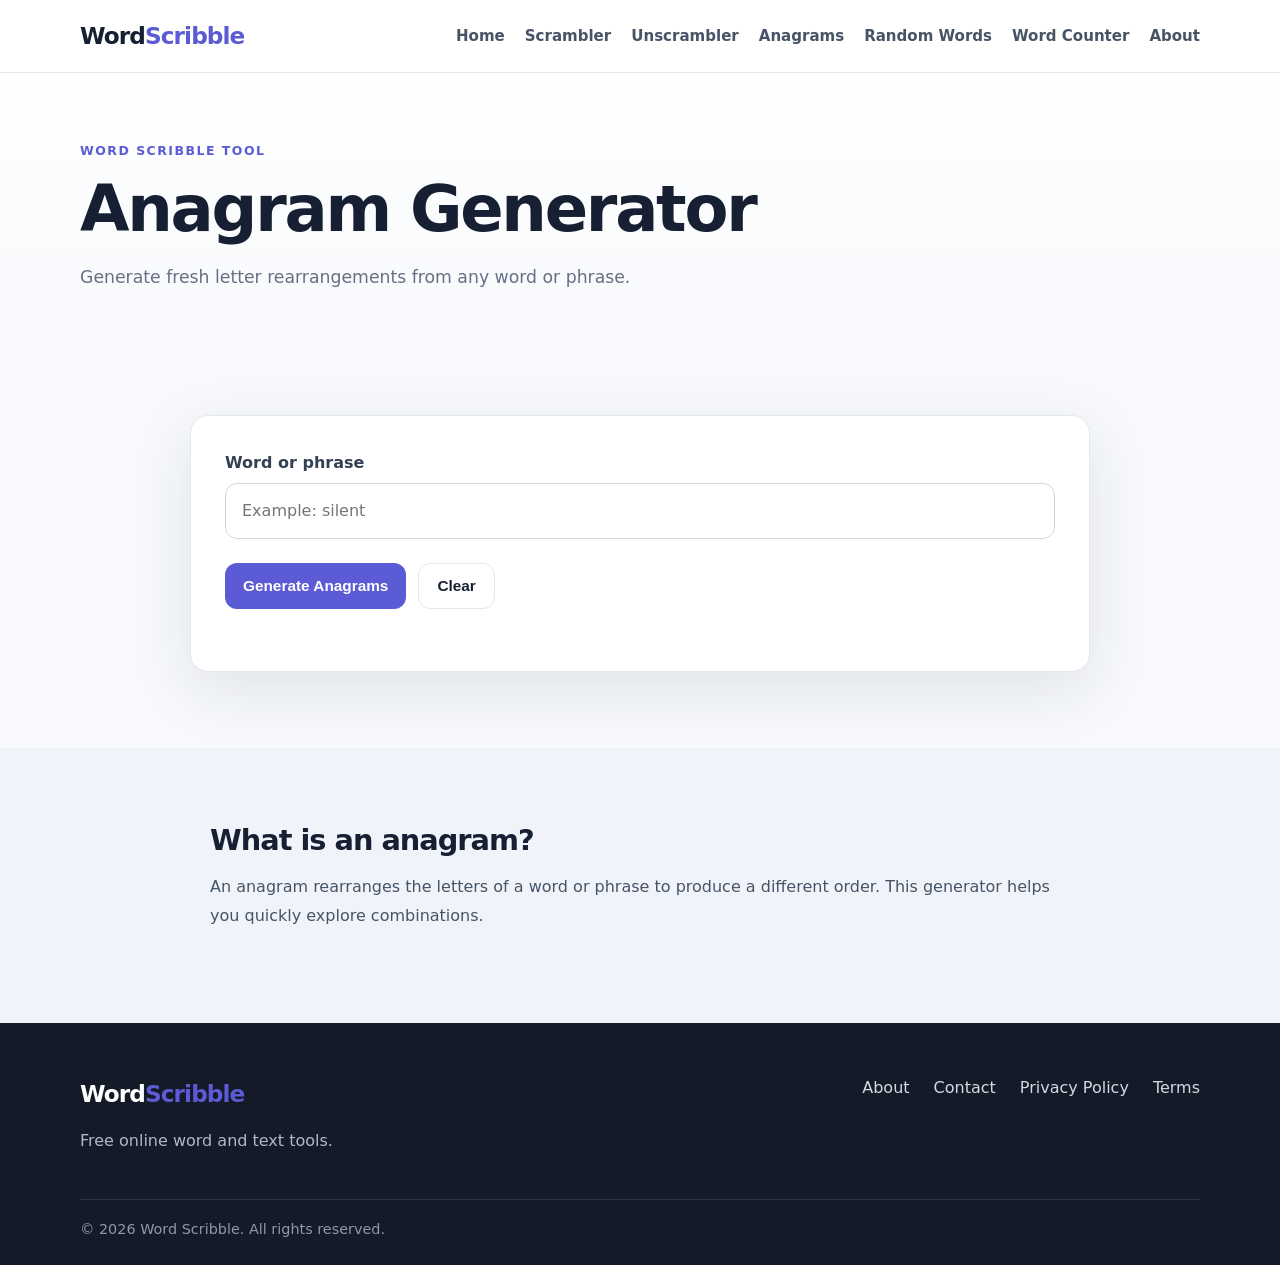
<file: anagram-generator.html>
<!DOCTYPE html>
<html lang="en">
<head>
  <script async src="https://pagead2.googlesyndication.com/pagead/js/adsbygoogle.js?client=ca-pub-9395541605127084"
     crossorigin="anonymous"></script>
  <meta charset="UTF-8">
  <meta name="viewport" content="width=device-width, initial-scale=1.0">
  <title>Anagram Generator - Free Online Tool | Word Scribble</title>
  <meta name="description" content="Generate random anagram-style letter rearrangements online for free.">
  <meta name="robots" content="index, follow">
  <link rel="icon" href="assets/favicon.svg" type="image/svg+xml">
  <link rel="stylesheet" href="style.css">
</head>
<body data-page="anagram">
<header class="site-header">
  <div class="container nav-wrap">
    <a class="brand" href="index.html">Word<span>Scribble</span></a>
    <button class="menu-toggle" aria-label="Toggle navigation" aria-expanded="false">☰</button>
    <nav class="nav-links">
      <a href="index.html">Home</a>
      <a href="word-scrambler.html">Scrambler</a>
      <a href="unscramble-word.html">Unscrambler</a>
      <a href="anagram-generator.html">Anagrams</a>
      <a href="random-word-generator.html">Random Words</a>
      <a href="word-counter.html">Word Counter</a>
      <a href="about.html">About</a>
    </nav>
  </div>
</header>

<main>
  <section class="page-hero">
    <div class="container">
      <span class="eyebrow">Word Scribble Tool</span>
      <h1>Anagram Generator</h1>
      <p>Generate fresh letter rearrangements from any word or phrase.</p>
    </div>
  </section>

  <section class="section">
    <div class="container">
      <div class="tool-card">
        
<label for="anagramInput">Word or phrase</label>
<input id="anagramInput" class="text-input" type="text" maxlength="40" placeholder="Example: silent">
<div class="button-row">
  <button id="anagramBtn" class="btn primary" type="button">Generate Anagrams</button>
  <button id="clearAnagramBtn" class="btn secondary" type="button">Clear</button>
</div>
<div id="anagramResults" class="results"></div>

      </div>
    </div>
  </section>

  <section class="section alt">
    <div class="container content-block">
      
<h2>What is an anagram?</h2>
<p>An anagram rearranges the letters of a word or phrase to produce a different order. This generator helps you quickly explore combinations.</p>

    </div>
  </section>
</main>

<footer class="site-footer">
  <div class="container footer-grid">
    <div><a class="brand footer-brand" href="index.html">Word<span>Scribble</span></a><p>Free online word and text tools.</p></div>
    <div class="footer-links">
      <a href="about.html">About</a>
      <a href="contact.html">Contact</a>
      <a href="privacy-policy.html">Privacy Policy</a>
      <a href="terms.html">Terms</a>
    </div>
  </div>
  <div class="container copyright">© 2026 Word Scribble. All rights reserved.</div>
</footer>

<script src="script.js"></script>

<!-- Cloudflare Web Analytics -->
<script
    type="module"
    src="https://static.cloudflareinsights.com/beacon.min.js"
    data-cf-beacon='{"token":"9a74294daa3a4ed99a39f68ef53d2489"}'>
</script>
<!-- End Cloudflare Web Analytics -->

</body>
</html>
</file>
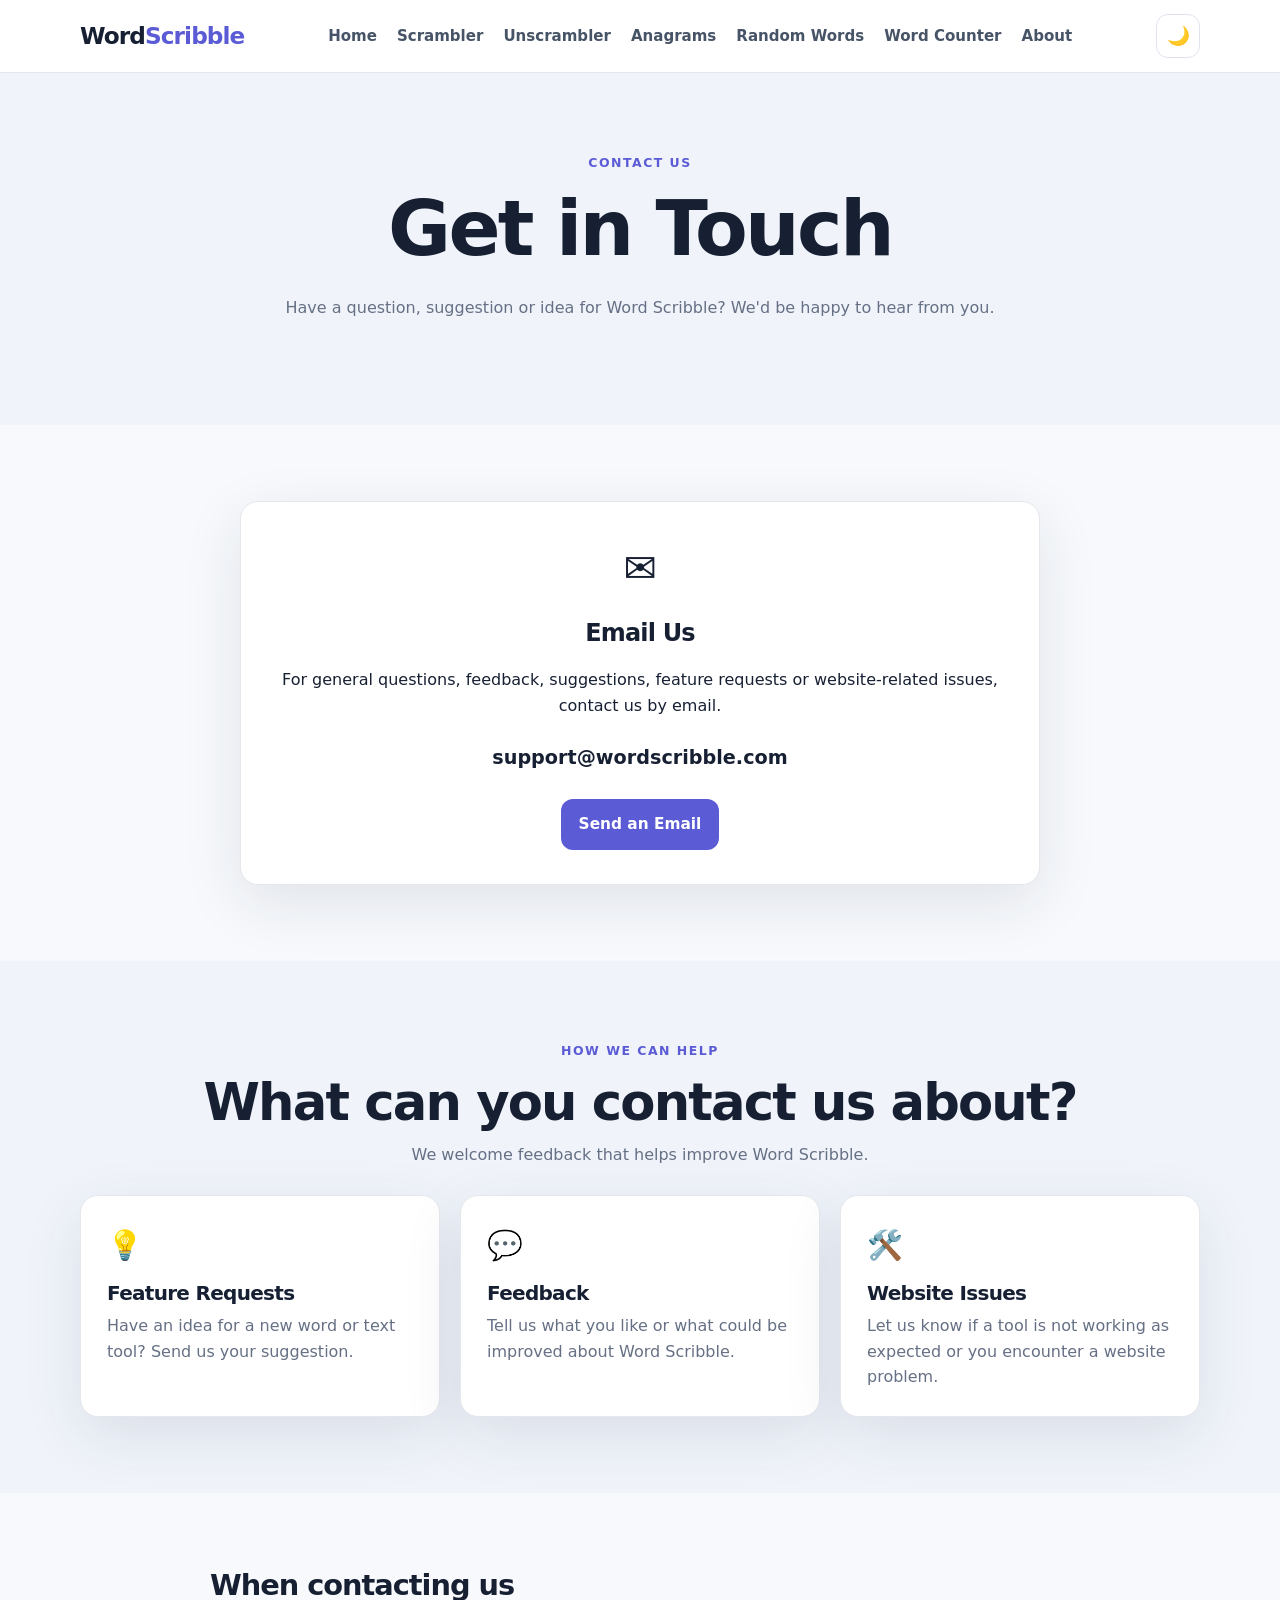
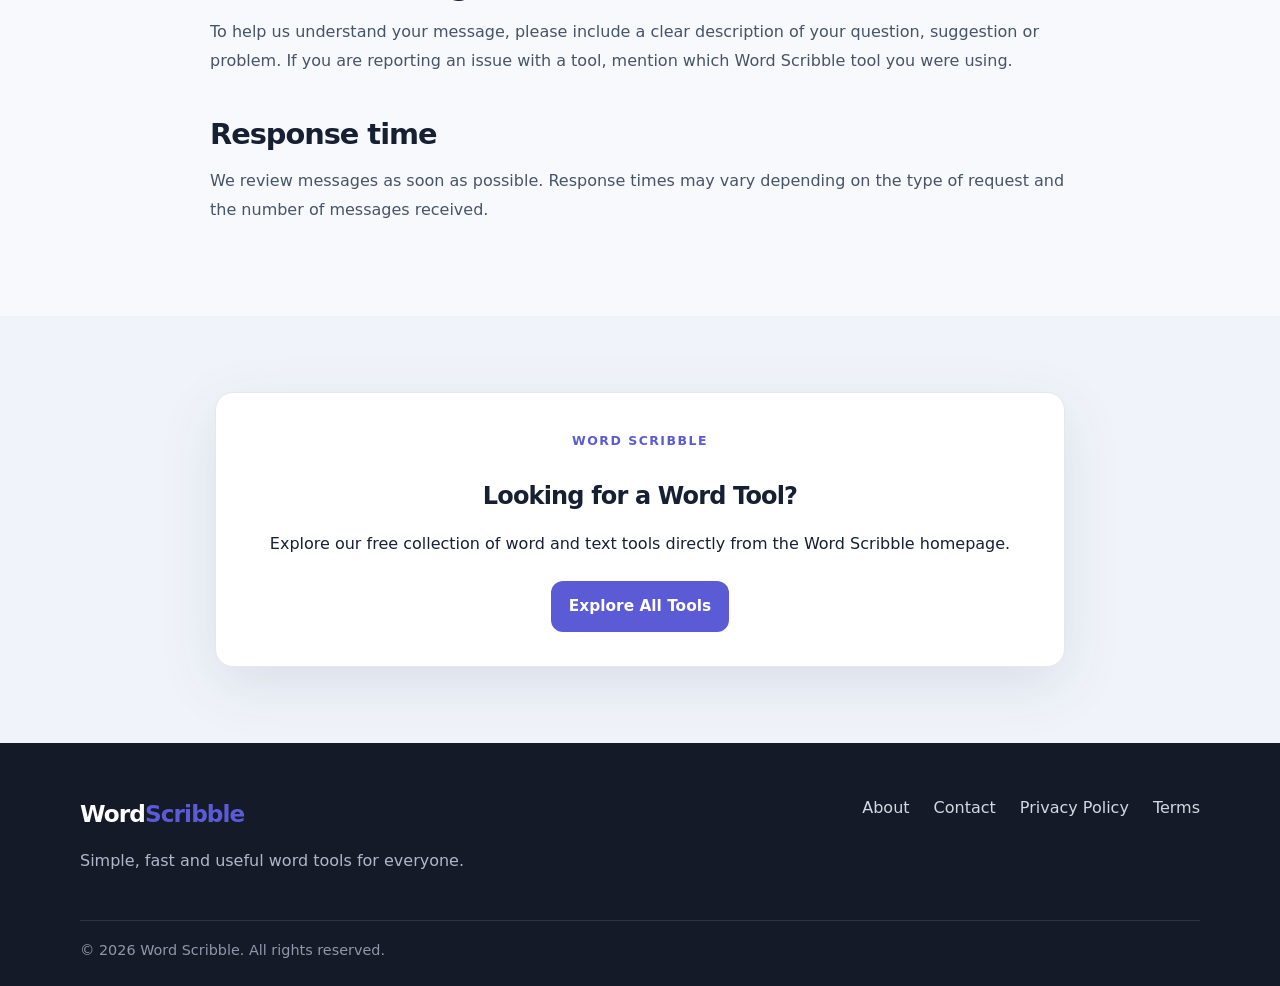
<file: contact.html>
<!DOCTYPE html>
<html lang="en">

<head>
  <script async src="https://pagead2.googlesyndication.com/pagead/js/adsbygoogle.js?client=ca-pub-9395541605127084"
     crossorigin="anonymous"></script>
  <meta charset="UTF-8">
  <meta name="viewport" content="width=device-width, initial-scale=1.0">

  <title>Contact Word Scribble - Get in Touch</title>

  <meta
    name="description"
    content="Contact Word Scribble for questions, feedback, suggestions, feature requests or website support."
  >

  <meta name="robots" content="index, follow">

  <link
    rel="canonical"
    href="https://wordscribble.pages.dev/contact.html"
  >

  <link
    rel="icon"
    href="assets/favicon.svg"
    type="image/svg+xml"
  >

  <link
    rel="stylesheet"
    href="style.css"
  >
</head>


<body>


<!-- =========================================
     HEADER
========================================= -->

<header class="site-header">

  <div class="container nav-wrap">

    <a class="brand" href="index.html">
      Word<span>Scribble</span>
    </a>


    <button
      class="menu-toggle"
      aria-label="Toggle navigation"
      aria-expanded="false"
    >
      ☰
    </button>


    <nav class="nav-links">

      <a href="index.html">
        Home
      </a>

      <a href="index.html#scrambler">
        Scrambler
      </a>

      <a href="index.html#unscrambler">
        Unscrambler
      </a>

      <a href="index.html#anagrams">
        Anagrams
      </a>

      <a href="index.html#random-words">
        Random Words
      </a>

      <a href="index.html#word-counter">
        Word Counter
      </a>

      <a href="about.html">
        About
      </a>

    </nav>

    <button
    class="theme-toggle"
    id="themeToggle"
    type="button"
    aria-label="Switch to dark mode"
    title="Switch theme"
>
    🌙
</button>

  </div>

</header>



<main>


<!-- =========================================
     CONTACT INTRO
========================================= -->

<section class="section alt">

  <div class="container">

    <div
      class="section-heading centered"
      style="max-width:800px; margin-left:auto; margin-right:auto;"
    >

      <span class="eyebrow">
        Contact Us
      </span>

      <h1>
        Get in Touch
      </h1>

      <p>
        Have a question, suggestion or idea for Word Scribble?
        We'd be happy to hear from you.
      </p>

    </div>

  </div>

</section>



<!-- =========================================
     CONTACT INFORMATION
========================================= -->

<section class="section">

  <div class="container">

    <div
      class="tool-card"
      style="max-width:800px; margin:0 auto; text-align:center;"
    >

      <div
        class="icon"
        style="font-size:2.5rem; margin-bottom:15px;"
      >
        ✉️
      </div>


      <h2>
        Email Us
      </h2>


      <p>
        For general questions, feedback, suggestions,
        feature requests or website-related issues,
        contact us by email.
      </p>


      <p style="margin-top:25px;">

        <a
          href="mailto:support@wordscribble.com"
          style="
            font-size:1.2rem;
            font-weight:700;
            text-decoration:none;
          "
        >
          support@wordscribble.com
        </a>

      </p>


      <div
        class="button-row"
        style="justify-content:center; margin-top:25px;"
      >

        <a
          class="btn primary"
          href="mailto:support@wordscribble.com"
        >
          Send an Email
        </a>

      </div>

    </div>

  </div>

</section>



<!-- =========================================
     WHAT YOU CAN CONTACT US ABOUT
========================================= -->

<section class="section alt">

  <div class="container">


    <div class="section-heading centered">

      <span class="eyebrow">
        How We Can Help
      </span>

      <h2>
        What can you contact us about?
      </h2>

      <p>
        We welcome feedback that helps improve Word Scribble.
      </p>

    </div>



    <div class="cards-grid">


      <div class="feature-card">

        <div class="icon">
          💡
        </div>

        <h3>
          Feature Requests
        </h3>

        <p>
          Have an idea for a new word or text tool?
          Send us your suggestion.
        </p>

      </div>



      <div class="feature-card">

        <div class="icon">
          💬
        </div>

        <h3>
          Feedback
        </h3>

        <p>
          Tell us what you like or what could be improved
          about Word Scribble.
        </p>

      </div>



      <div class="feature-card">

        <div class="icon">
          🛠️
        </div>

        <h3>
          Website Issues
        </h3>

        <p>
          Let us know if a tool is not working as expected
          or you encounter a website problem.
        </p>

      </div>


    </div>

  </div>

</section>



<!-- =========================================
     RESPONSE INFORMATION
========================================= -->

<section class="section">

  <div class="container content-block">

    <h2>
      When contacting us
    </h2>

    <p>
      To help us understand your message, please include
      a clear description of your question, suggestion or
      problem. If you are reporting an issue with a tool,
      mention which Word Scribble tool you were using.
    </p>


    <h2>
      Response time
    </h2>

    <p>
      We review messages as soon as possible. Response times
      may vary depending on the type of request and the
      number of messages received.
    </p>

  </div>

</section>



<!-- =========================================
     EXPLORE TOOLS
========================================= -->

<section class="section alt">

  <div class="container">

    <div
      class="tool-card"
      style="max-width:850px; margin:0 auto; text-align:center;"
    >

      <span class="eyebrow">
        Word Scribble
      </span>

      <h2>
        Looking for a Word Tool?
      </h2>

      <p>
        Explore our free collection of word and text tools
        directly from the Word Scribble homepage.
      </p>


      <div
        class="button-row"
        style="justify-content:center; margin-top:25px;"
      >

        <a
          class="btn primary"
          href="index.html#tools"
        >
          Explore All Tools
        </a>

      </div>

    </div>

  </div>

</section>


</main>



<!-- =========================================
     FOOTER
========================================= -->

<footer class="site-footer">

  <div class="container footer-grid">


    <div>

      <a
        class="brand footer-brand"
        href="index.html"
      >
        Word<span>Scribble</span>
      </a>

      <p>
        Simple, fast and useful word tools for everyone.
      </p>

    </div>



    <div class="footer-links">

      <a href="about.html">
        About
      </a>

      <a href="contact.html">
        Contact
      </a>

      <a href="privacy-policy.html">
        Privacy Policy
      </a>

      <a href="terms.html">
        Terms
      </a>

    </div>


  </div>


  <div class="container copyright">
    © 2026 Word Scribble. All rights reserved.
  </div>

</footer>

<!-- Your existing JavaScript -->
<script src="script.js"></script>

<!-- Cloudflare Web Analytics -->
<script
    type="module"
    src="https://static.cloudflareinsights.com/beacon.min.js"
    data-cf-beacon='{"token":"9a74294daa3a4ed99a39f68ef53d2489"}'>
</script>
<!-- End Cloudflare Web Analytics -->

</body>
</html>
</file>
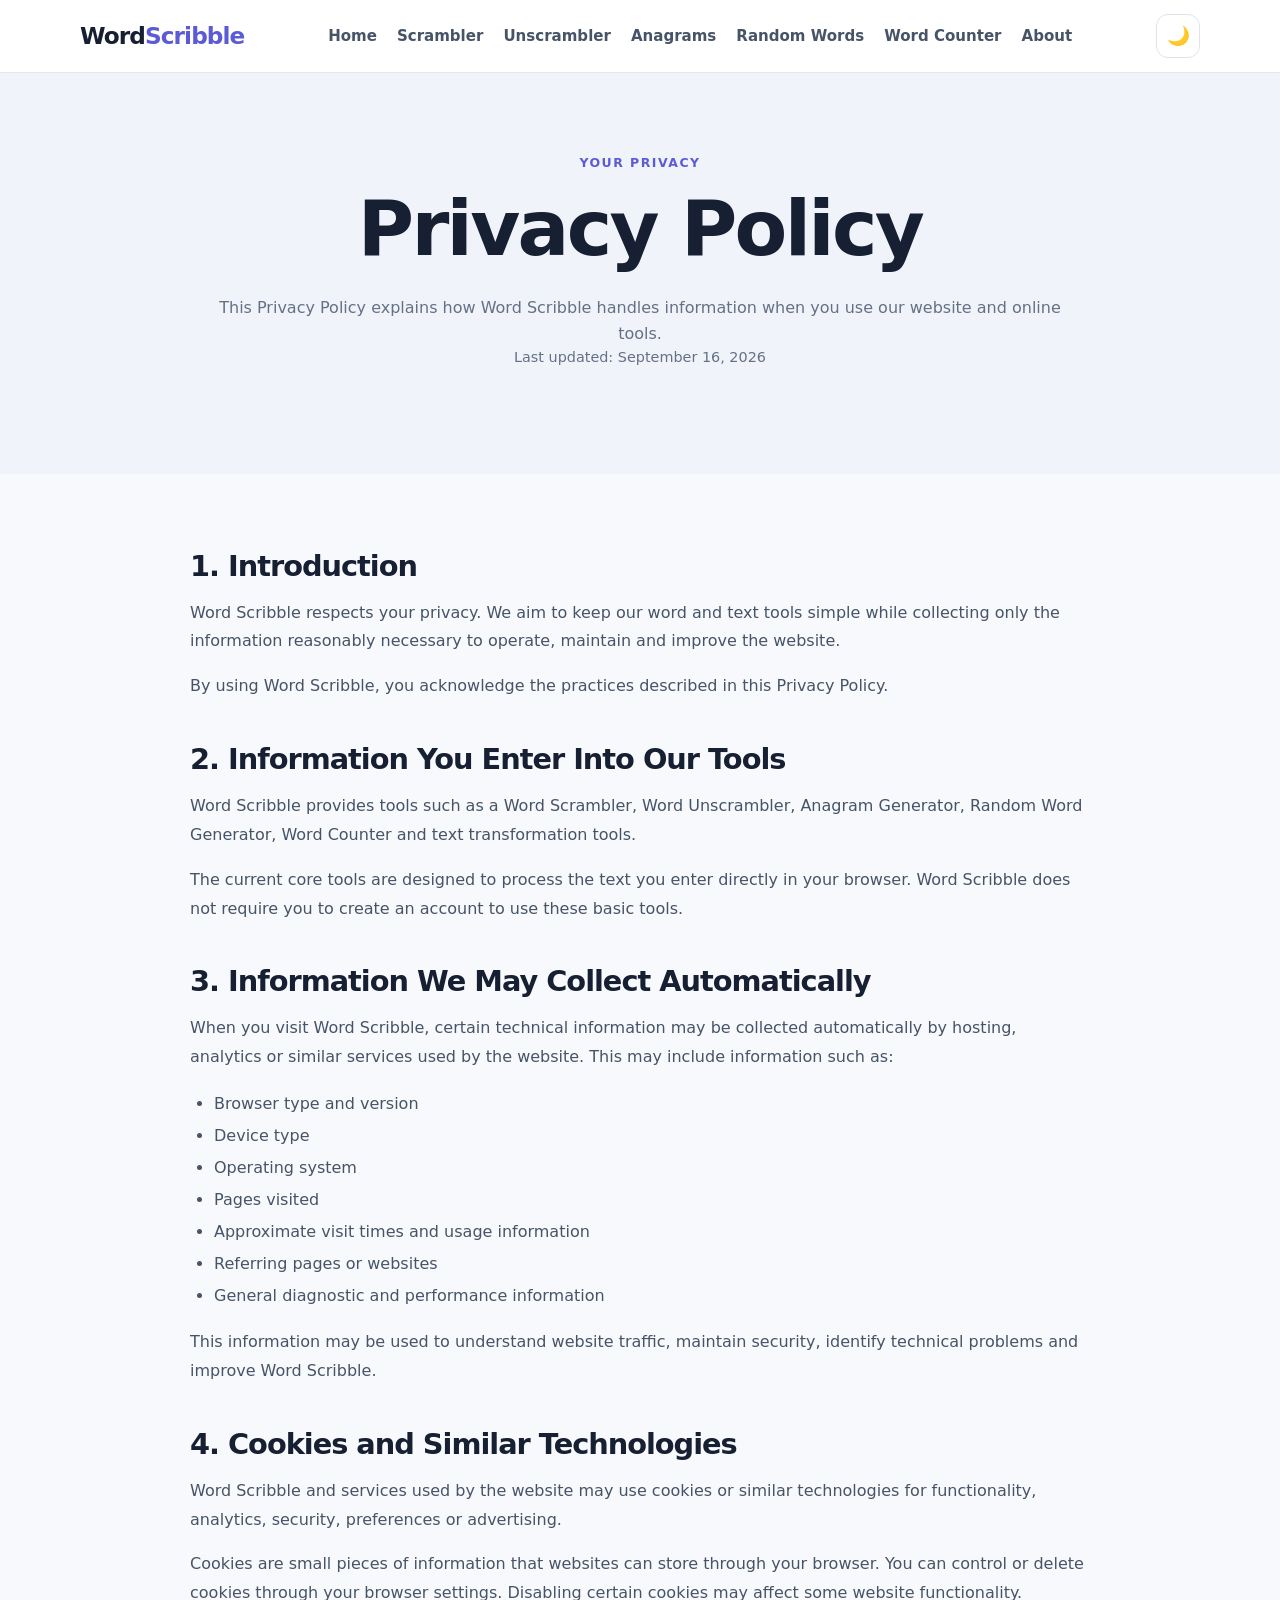
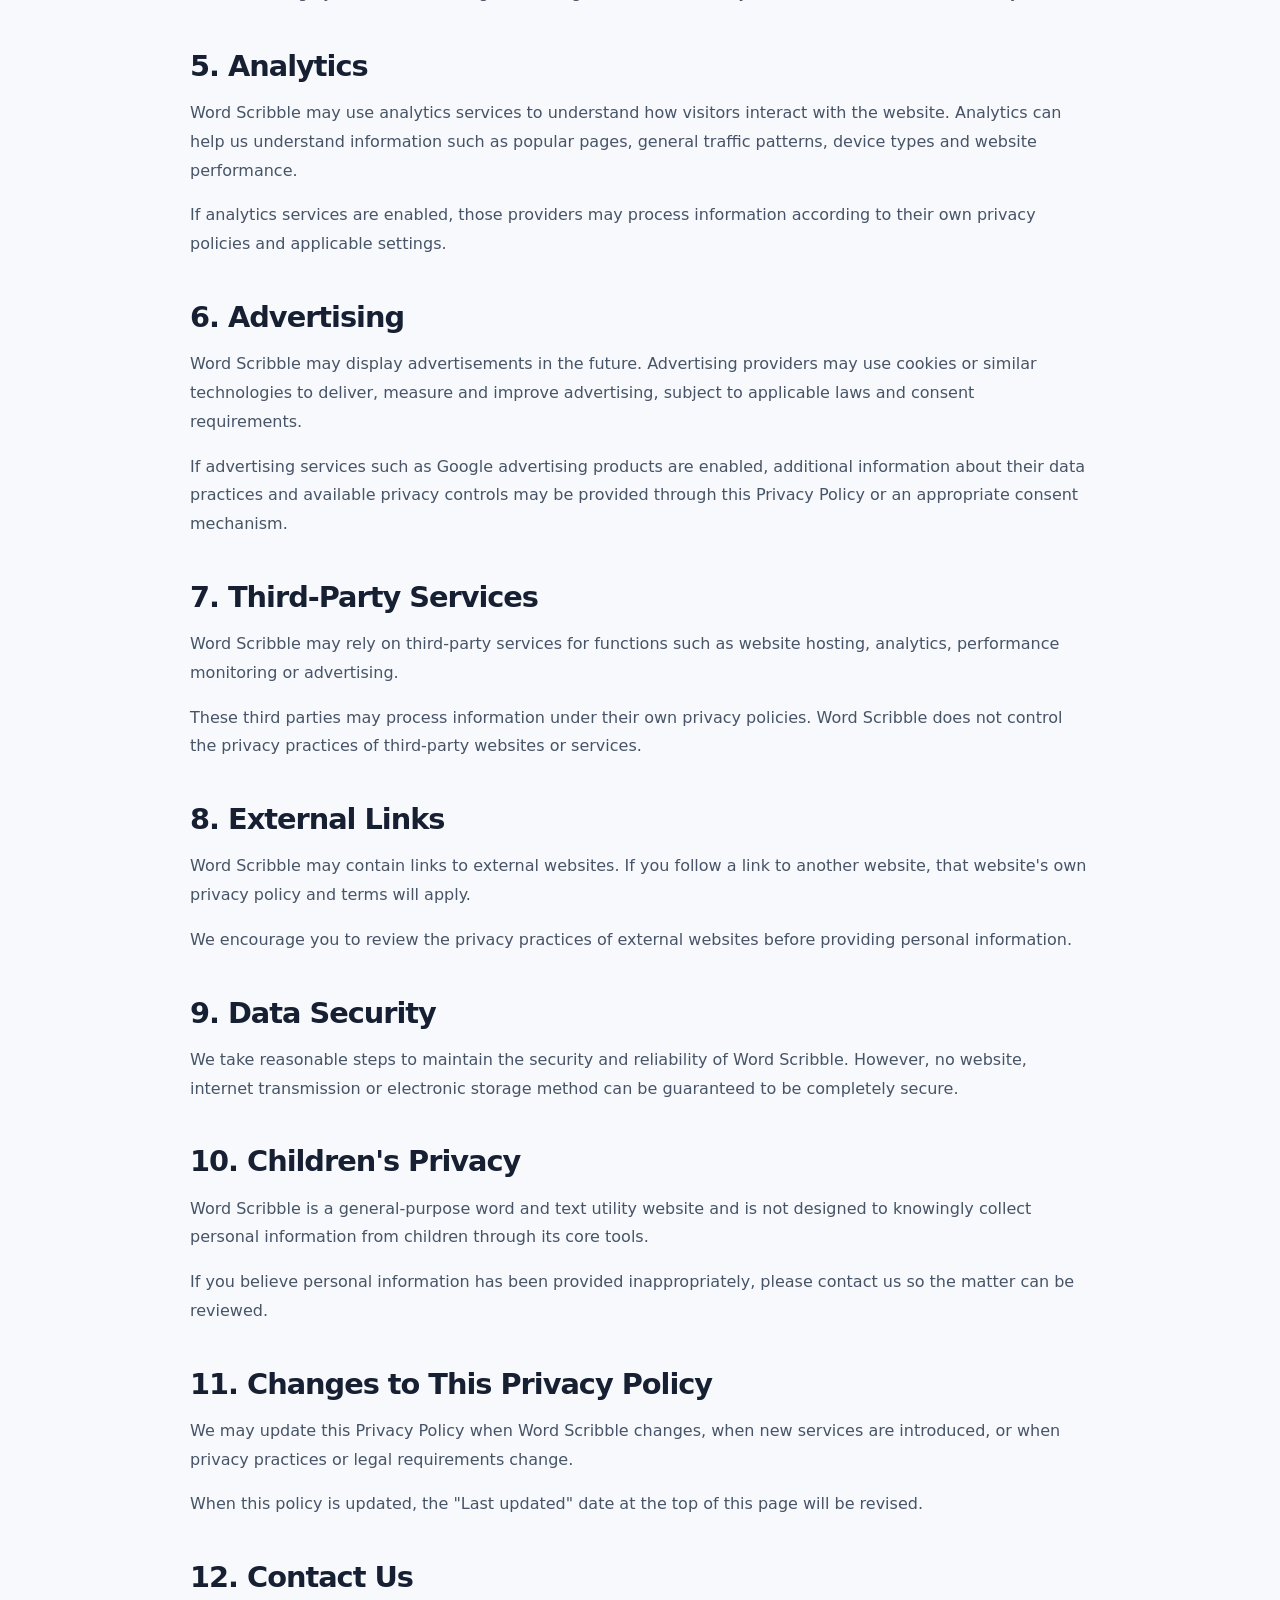
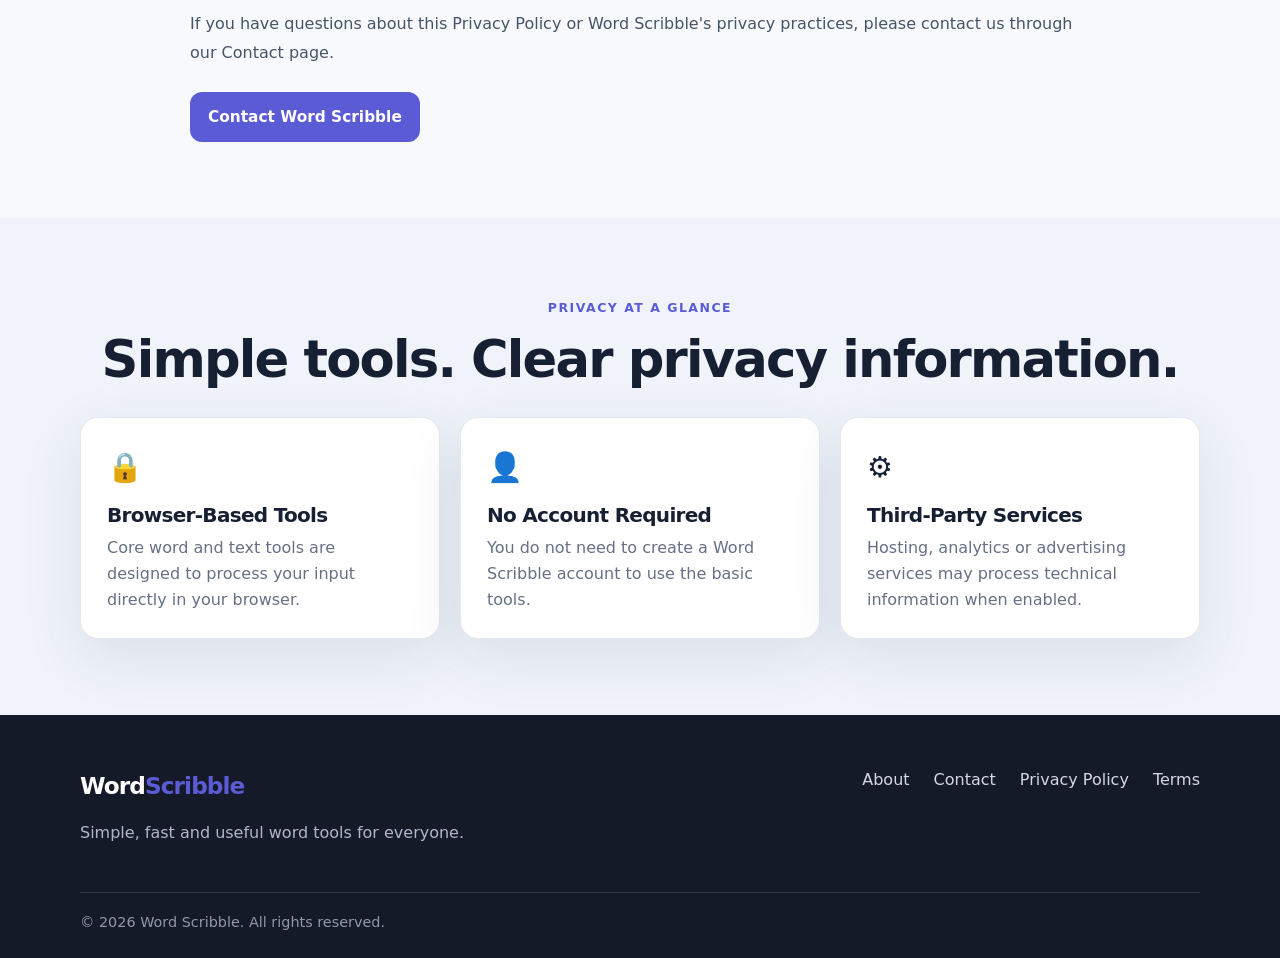
<file: privacy-policy.html>
<!DOCTYPE html>
<html lang="en">

<head>
  <script async src="https://pagead2.googlesyndication.com/pagead/js/adsbygoogle.js?client=ca-pub-9395541605127084"
     crossorigin="anonymous"></script>
  <meta charset="UTF-8">
  <meta name="viewport" content="width=device-width, initial-scale=1.0">

  <title>Privacy Policy | Word Scribble</title>

  <meta
    name="description"
    content="Read the Word Scribble Privacy Policy and learn how information, cookies, analytics and browser-based word tools are handled."
  >

  <meta name="robots" content="index, follow">

  <link
    rel="canonical"
    href="https://wordscribble.pages.dev/privacy-policy.html"
  >

  <link
    rel="icon"
    href="assets/favicon.svg"
    type="image/svg+xml"
  >

  <link
    rel="stylesheet"
    href="style.css"
  >
</head>


<body>


<!-- HEADER -->

<header class="site-header">

  <div class="container nav-wrap">

    <a class="brand" href="index.html">
      Word<span>Scribble</span>
    </a>

    <button
      class="menu-toggle"
      aria-label="Toggle navigation"
      aria-expanded="false"
    >
      ☰
    </button>

    <nav class="nav-links">

      <a href="index.html">
        Home
      </a>

      <a href="index.html#scrambler">
        Scrambler
      </a>

      <a href="index.html#unscrambler">
        Unscrambler
      </a>

      <a href="index.html#anagrams">
        Anagrams
      </a>

      <a href="index.html#random-words">
        Random Words
      </a>

      <a href="index.html#word-counter">
        Word Counter
      </a>

      <a href="about.html">
        About
      </a>

    </nav>

    <button
    class="theme-toggle"
    id="themeToggle"
    type="button"
    aria-label="Switch to dark mode"
    title="Switch theme"
>
    🌙
</button>

  </div>

</header>



<main>


<!-- PRIVACY INTRO -->

<section class="section alt">

  <div class="container">

    <div
      class="section-heading centered"
      style="max-width:850px; margin-left:auto; margin-right:auto;"
    >

      <span class="eyebrow">
        Your Privacy
      </span>

      <h1>
        Privacy Policy
      </h1>

      <p>
        This Privacy Policy explains how Word Scribble
        handles information when you use our website
        and online tools.
      </p>

      <p class="note">
        Last updated: September 16, 2026
      </p>

    </div>

  </div>

</section>



<!-- PRIVACY CONTENT -->

<section class="section">

  <div
    class="container content-block"
    style="max-width:900px;"
  >


    <h2>
      1. Introduction
    </h2>

    <p>
      Word Scribble respects your privacy. We aim to keep
      our word and text tools simple while collecting only
      the information reasonably necessary to operate,
      maintain and improve the website.
    </p>

    <p>
      By using Word Scribble, you acknowledge the practices
      described in this Privacy Policy.
    </p>



    <h2>
      2. Information You Enter Into Our Tools
    </h2>

    <p>
      Word Scribble provides tools such as a Word Scrambler,
      Word Unscrambler, Anagram Generator, Random Word
      Generator, Word Counter and text transformation tools.
    </p>

    <p>
      The current core tools are designed to process the text
      you enter directly in your browser. Word Scribble does
      not require you to create an account to use these basic
      tools.
    </p>



    <h2>
      3. Information We May Collect Automatically
    </h2>

    <p>
      When you visit Word Scribble, certain technical
      information may be collected automatically by hosting,
      analytics or similar services used by the website.
      This may include information such as:
    </p>

    <ul>
      <li>Browser type and version</li>
      <li>Device type</li>
      <li>Operating system</li>
      <li>Pages visited</li>
      <li>Approximate visit times and usage information</li>
      <li>Referring pages or websites</li>
      <li>General diagnostic and performance information</li>
    </ul>

    <p>
      This information may be used to understand website
      traffic, maintain security, identify technical problems
      and improve Word Scribble.
    </p>



    <h2>
      4. Cookies and Similar Technologies
    </h2>

    <p>
      Word Scribble and services used by the website may use
      cookies or similar technologies for functionality,
      analytics, security, preferences or advertising.
    </p>

    <p>
      Cookies are small pieces of information that websites
      can store through your browser. You can control or
      delete cookies through your browser settings. Disabling
      certain cookies may affect some website functionality.
    </p>



    <h2>
      5. Analytics
    </h2>

    <p>
      Word Scribble may use analytics services to understand
      how visitors interact with the website. Analytics can
      help us understand information such as popular pages,
      general traffic patterns, device types and website
      performance.
    </p>

    <p>
      If analytics services are enabled, those providers may
      process information according to their own privacy
      policies and applicable settings.
    </p>



    <h2>
      6. Advertising
    </h2>

    <p>
      Word Scribble may display advertisements in the future.
      Advertising providers may use cookies or similar
      technologies to deliver, measure and improve advertising,
      subject to applicable laws and consent requirements.
    </p>

    <p>
      If advertising services such as Google advertising
      products are enabled, additional information about
      their data practices and available privacy controls
      may be provided through this Privacy Policy or an
      appropriate consent mechanism.
    </p>



    <h2>
      7. Third-Party Services
    </h2>

    <p>
      Word Scribble may rely on third-party services for
      functions such as website hosting, analytics,
      performance monitoring or advertising.
    </p>

    <p>
      These third parties may process information under
      their own privacy policies. Word Scribble does not
      control the privacy practices of third-party websites
      or services.
    </p>



    <h2>
      8. External Links
    </h2>

    <p>
      Word Scribble may contain links to external websites.
      If you follow a link to another website, that website's
      own privacy policy and terms will apply.
    </p>

    <p>
      We encourage you to review the privacy practices of
      external websites before providing personal information.
    </p>



    <h2>
      9. Data Security
    </h2>

    <p>
      We take reasonable steps to maintain the security and
      reliability of Word Scribble. However, no website,
      internet transmission or electronic storage method can
      be guaranteed to be completely secure.
    </p>



    <h2>
      10. Children's Privacy
    </h2>

    <p>
      Word Scribble is a general-purpose word and text utility
      website and is not designed to knowingly collect personal
      information from children through its core tools.
    </p>

    <p>
      If you believe personal information has been provided
      inappropriately, please contact us so the matter can
      be reviewed.
    </p>



    <h2>
      11. Changes to This Privacy Policy
    </h2>

    <p>
      We may update this Privacy Policy when Word Scribble
      changes, when new services are introduced, or when
      privacy practices or legal requirements change.
    </p>

    <p>
      When this policy is updated, the "Last updated" date
      at the top of this page will be revised.
    </p>



    <h2>
      12. Contact Us
    </h2>

    <p>
      If you have questions about this Privacy Policy or
      Word Scribble's privacy practices, please contact us
      through our Contact page.
    </p>


    <div class="button-row">

      <a
        class="btn primary"
        href="contact.html"
      >
        Contact Word Scribble
      </a>

    </div>


  </div>

</section>



<!-- PRIVACY SUMMARY -->

<section class="section alt">

  <div class="container">

    <div class="section-heading centered">

      <span class="eyebrow">
        Privacy at a Glance
      </span>

      <h2>
        Simple tools. Clear privacy information.
      </h2>

    </div>


    <div class="cards-grid">


      <div class="feature-card">

        <div class="icon">
          🔒
        </div>

        <h3>
          Browser-Based Tools
        </h3>

        <p>
          Core word and text tools are designed to process
          your input directly in your browser.
        </p>

      </div>



      <div class="feature-card">

        <div class="icon">
          👤
        </div>

        <h3>
          No Account Required
        </h3>

        <p>
          You do not need to create a Word Scribble account
          to use the basic tools.
        </p>

      </div>



      <div class="feature-card">

        <div class="icon">
          ⚙️
        </div>

        <h3>
          Third-Party Services
        </h3>

        <p>
          Hosting, analytics or advertising services may
          process technical information when enabled.
        </p>

      </div>


    </div>

  </div>

</section>


</main>



<!-- FOOTER -->

<footer class="site-footer">

  <div class="container footer-grid">

    <div>

      <a
        class="brand footer-brand"
        href="index.html"
      >
        Word<span>Scribble</span>
      </a>

      <p>
        Simple, fast and useful word tools for everyone.
      </p>

    </div>


    <div class="footer-links">

      <a href="about.html">
        About
      </a>

      <a href="contact.html">
        Contact
      </a>

      <a href="privacy-policy.html">
        Privacy Policy
      </a>

      <a href="terms.html">
        Terms
      </a>

    </div>

  </div>


  <div class="container copyright">
    © 2026 Word Scribble. All rights reserved.
  </div>

</footer>

<!-- Your existing JavaScript -->
<script src="script.js"></script>

<!-- Cloudflare Web Analytics -->
<script
    type="module"
    src="https://static.cloudflareinsights.com/beacon.min.js"
    data-cf-beacon='{"token":"9a74294daa3a4ed99a39f68ef53d2489"}'>
</script>
<!-- End Cloudflare Web Analytics -->

</body>
</html>
</file>
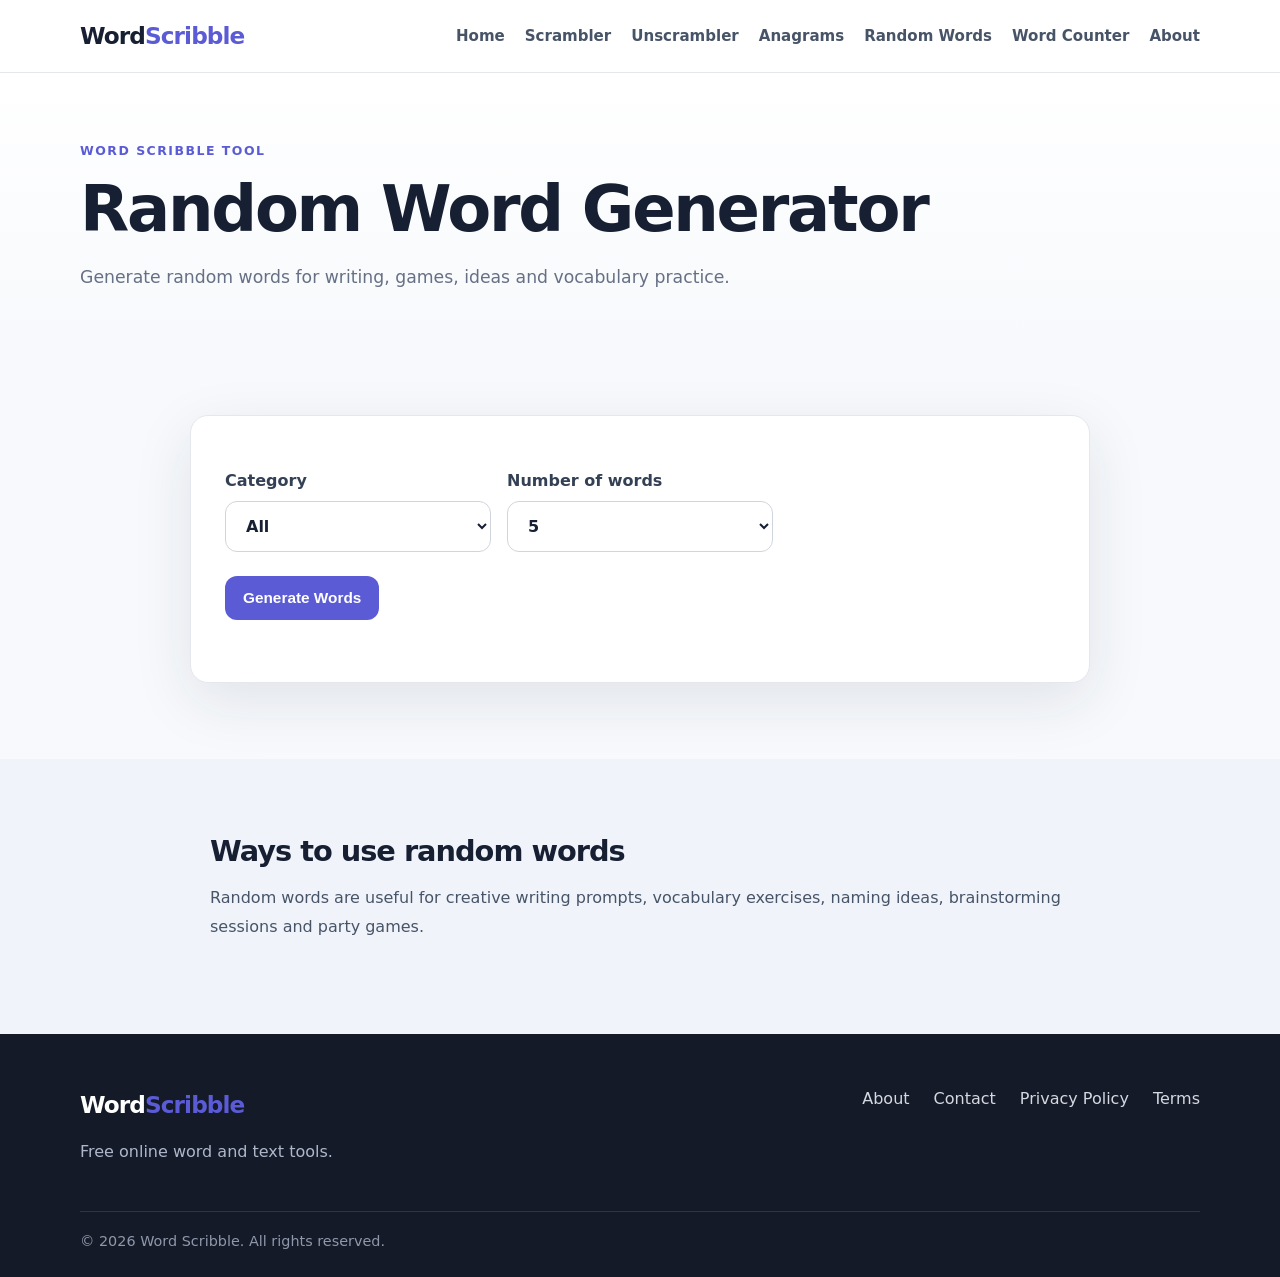
<file: random-word-generator.html>
<!DOCTYPE html>
<html lang="en">
<head>
  <script async src="https://pagead2.googlesyndication.com/pagead/js/adsbygoogle.js?client=ca-pub-9395541605127084"
     crossorigin="anonymous"></script>
  <meta charset="UTF-8">
  <meta name="viewport" content="width=device-width, initial-scale=1.0">
  <title>Random Word Generator | Word Scribble</title>
  <meta name="description" content="Generate random English words for writing prompts, games, learning and brainstorming.">
  <meta name="robots" content="index, follow">
  <link rel="icon" href="assets/favicon.svg" type="image/svg+xml">
  <link rel="stylesheet" href="style.css">
</head>
<body data-page="random">
<header class="site-header">
  <div class="container nav-wrap">
    <a class="brand" href="index.html">Word<span>Scribble</span></a>
    <button class="menu-toggle" aria-label="Toggle navigation" aria-expanded="false">☰</button>
    <nav class="nav-links">
      <a href="index.html">Home</a>
      <a href="word-scrambler.html">Scrambler</a>
      <a href="unscramble-word.html">Unscrambler</a>
      <a href="anagram-generator.html">Anagrams</a>
      <a href="random-word-generator.html">Random Words</a>
      <a href="word-counter.html">Word Counter</a>
      <a href="about.html">About</a>
    </nav>
  </div>
</header>

<main>
  <section class="page-hero">
    <div class="container">
      <span class="eyebrow">Word Scribble Tool</span>
      <h1>Random Word Generator</h1>
      <p>Generate random words for writing, games, ideas and vocabulary practice.</p>
    </div>
  </section>

  <section class="section">
    <div class="container">
      <div class="tool-card">
        
<div class="options-grid">
  <label>Category
    <select id="wordCategory">
      <option value="all">All</option>
      <option value="noun">Nouns</option>
      <option value="verb">Verbs</option>
      <option value="adjective">Adjectives</option>
    </select>
  </label>
  <label>Number of words
    <select id="randomCount">
      <option>1</option><option>3</option><option selected>5</option><option>10</option><option>15</option>
    </select>
  </label>
</div>
<div class="button-row">
  <button id="randomWordBtn" class="btn primary" type="button">Generate Words</button>
</div>
<div id="randomWordResults" class="results chips"></div>

      </div>
    </div>
  </section>

  <section class="section alt">
    <div class="container content-block">
      
<h2>Ways to use random words</h2>
<p>Random words are useful for creative writing prompts, vocabulary exercises, naming ideas, brainstorming sessions and party games.</p>

    </div>
  </section>
</main>

<footer class="site-footer">
  <div class="container footer-grid">
    <div><a class="brand footer-brand" href="index.html">Word<span>Scribble</span></a><p>Free online word and text tools.</p></div>
    <div class="footer-links">
      <a href="about.html">About</a>
      <a href="contact.html">Contact</a>
      <a href="privacy-policy.html">Privacy Policy</a>
      <a href="terms.html">Terms</a>
    </div>
  </div>
  <div class="container copyright">© 2026 Word Scribble. All rights reserved.</div>
</footer>

<script src="script.js"></script>

<!-- Cloudflare Web Analytics -->
<script
    type="module"
    src="https://static.cloudflareinsights.com/beacon.min.js"
    data-cf-beacon='{"token":"9a74294daa3a4ed99a39f68ef53d2489"}'>
</script>
<!-- End Cloudflare Web Analytics -->

</body>
</html>
</file>
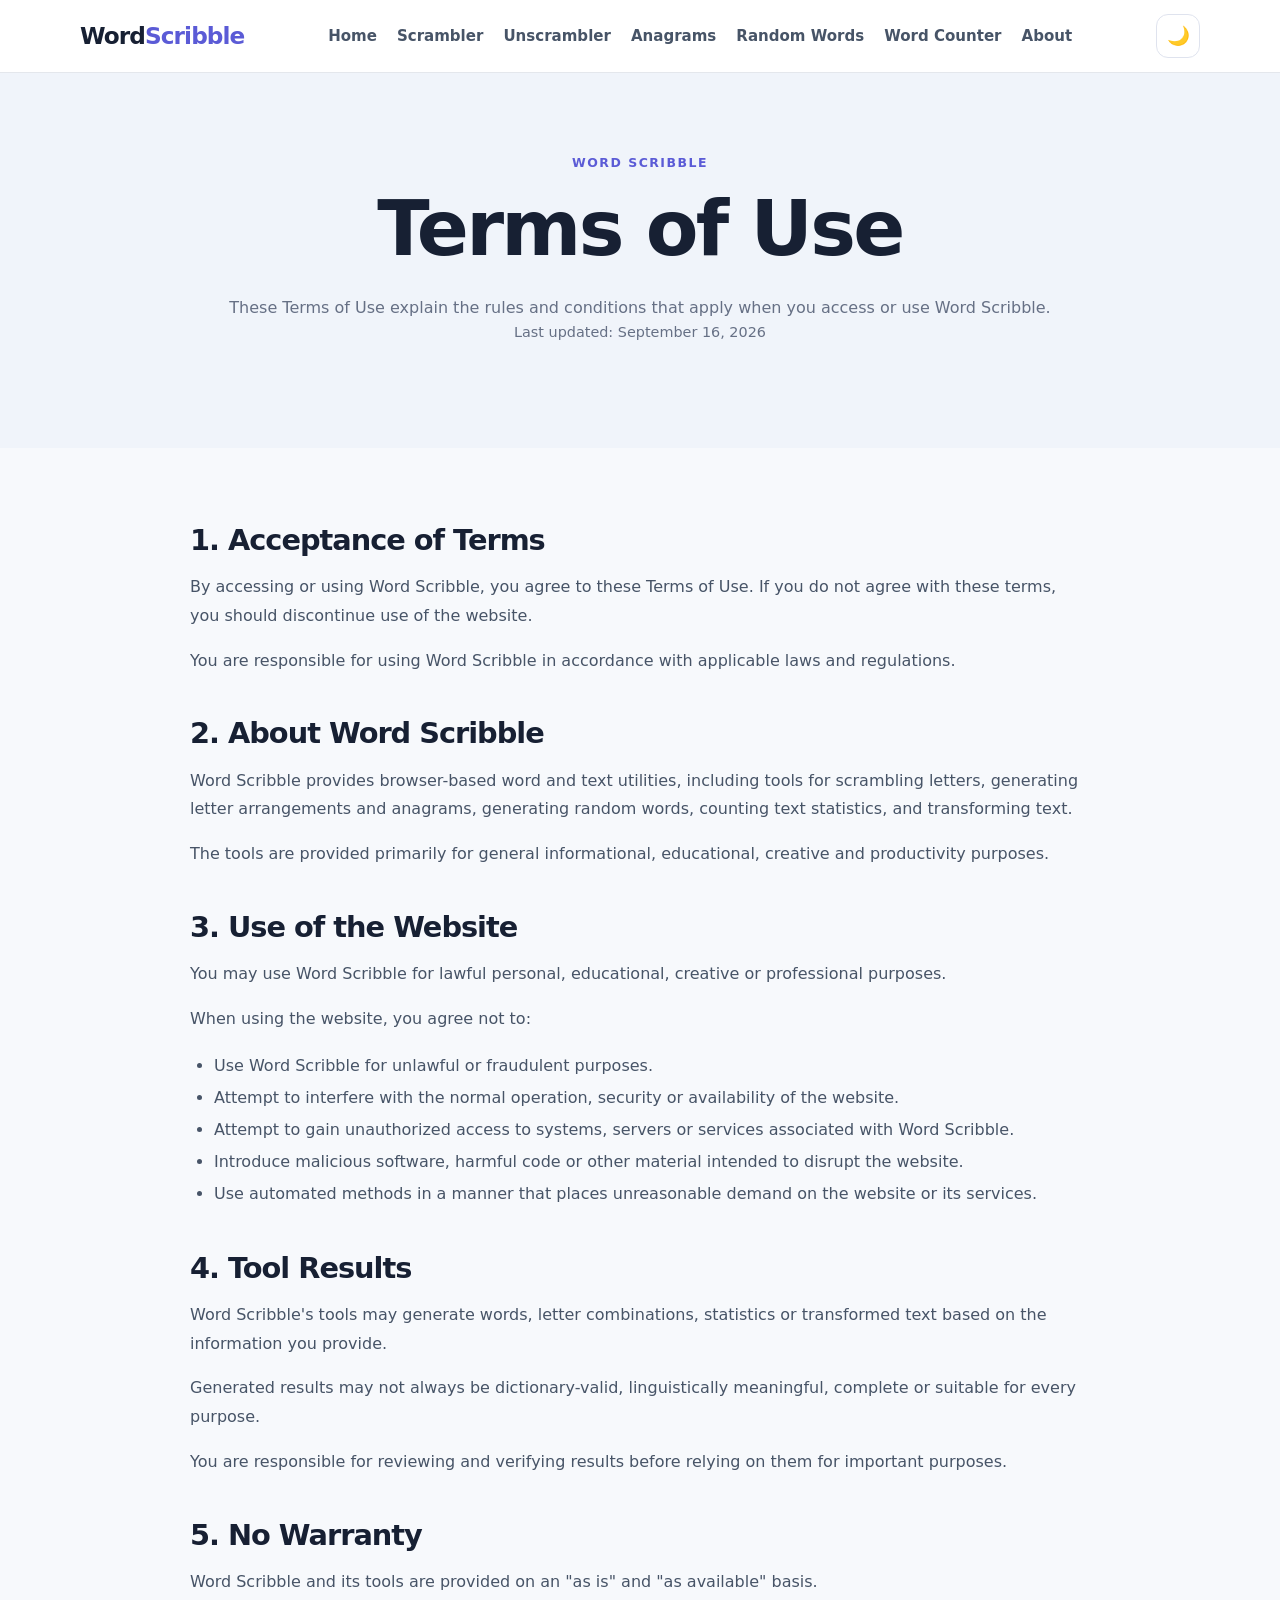
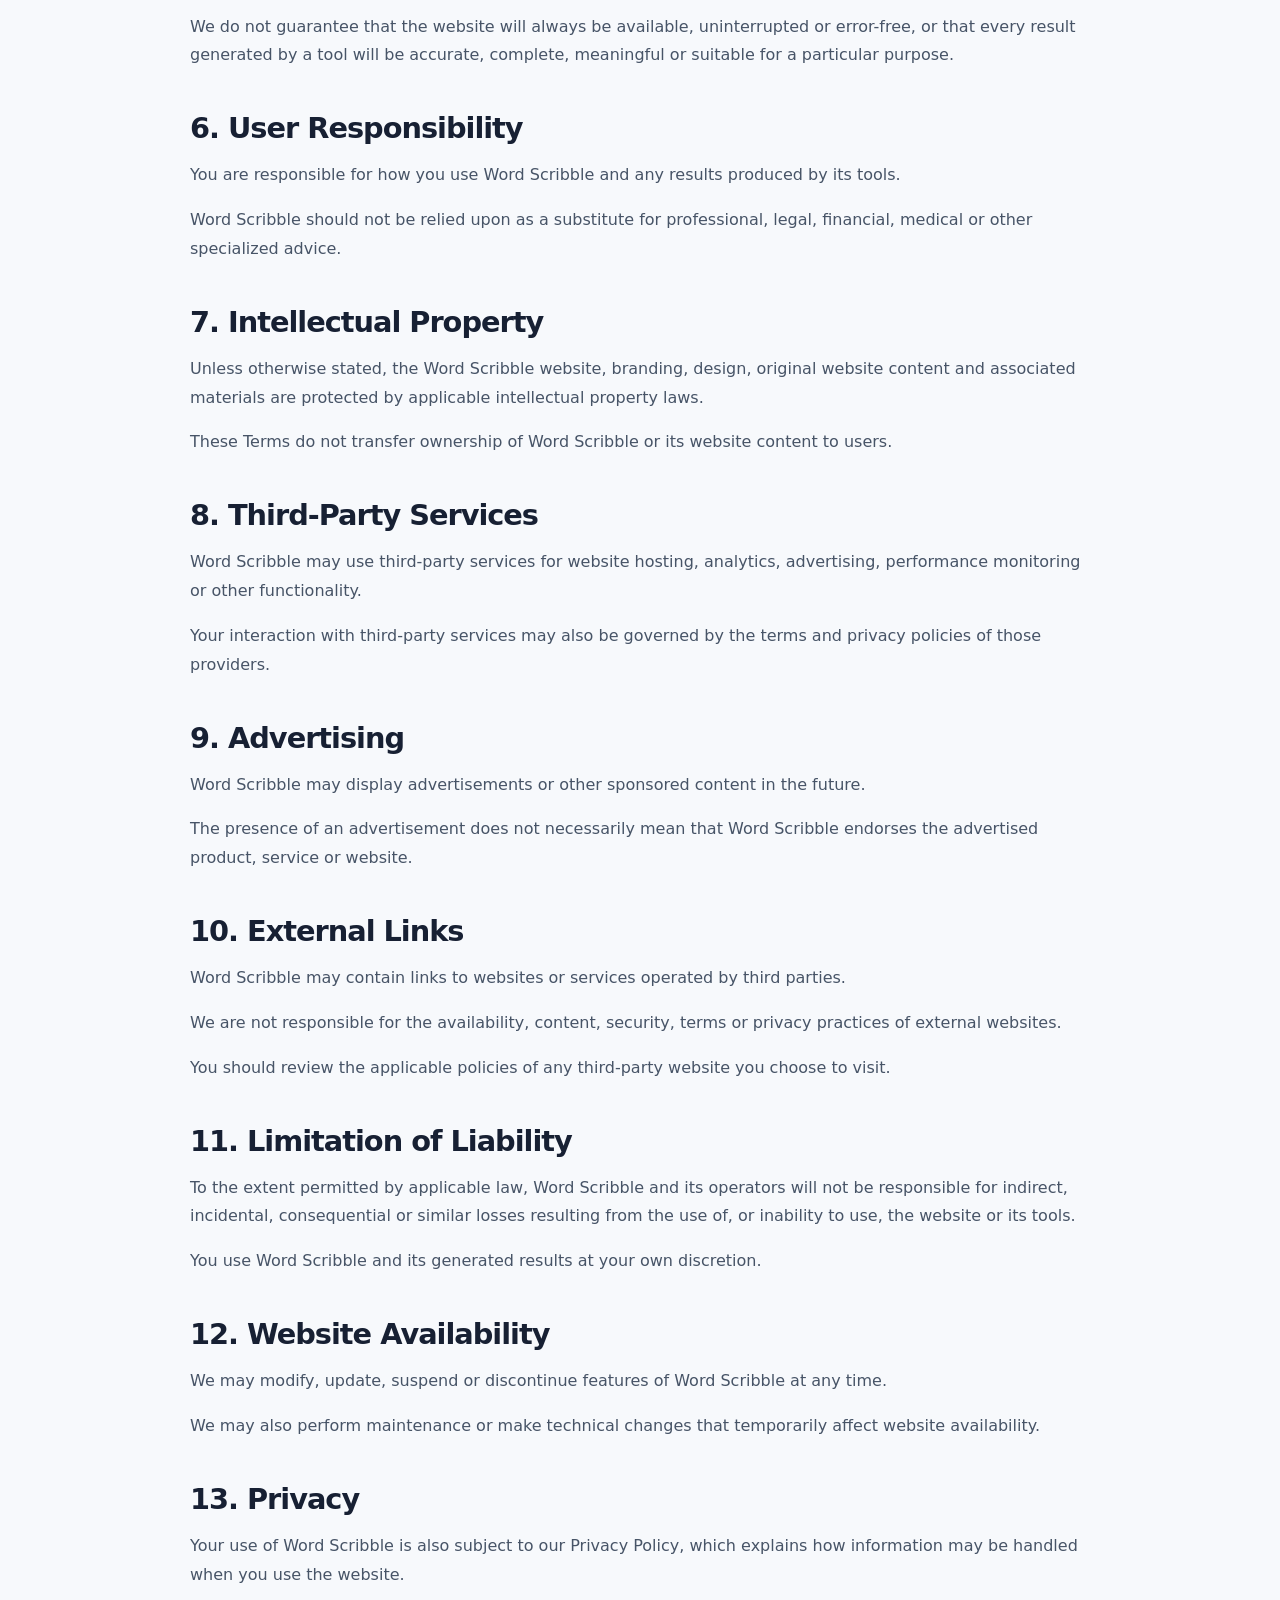
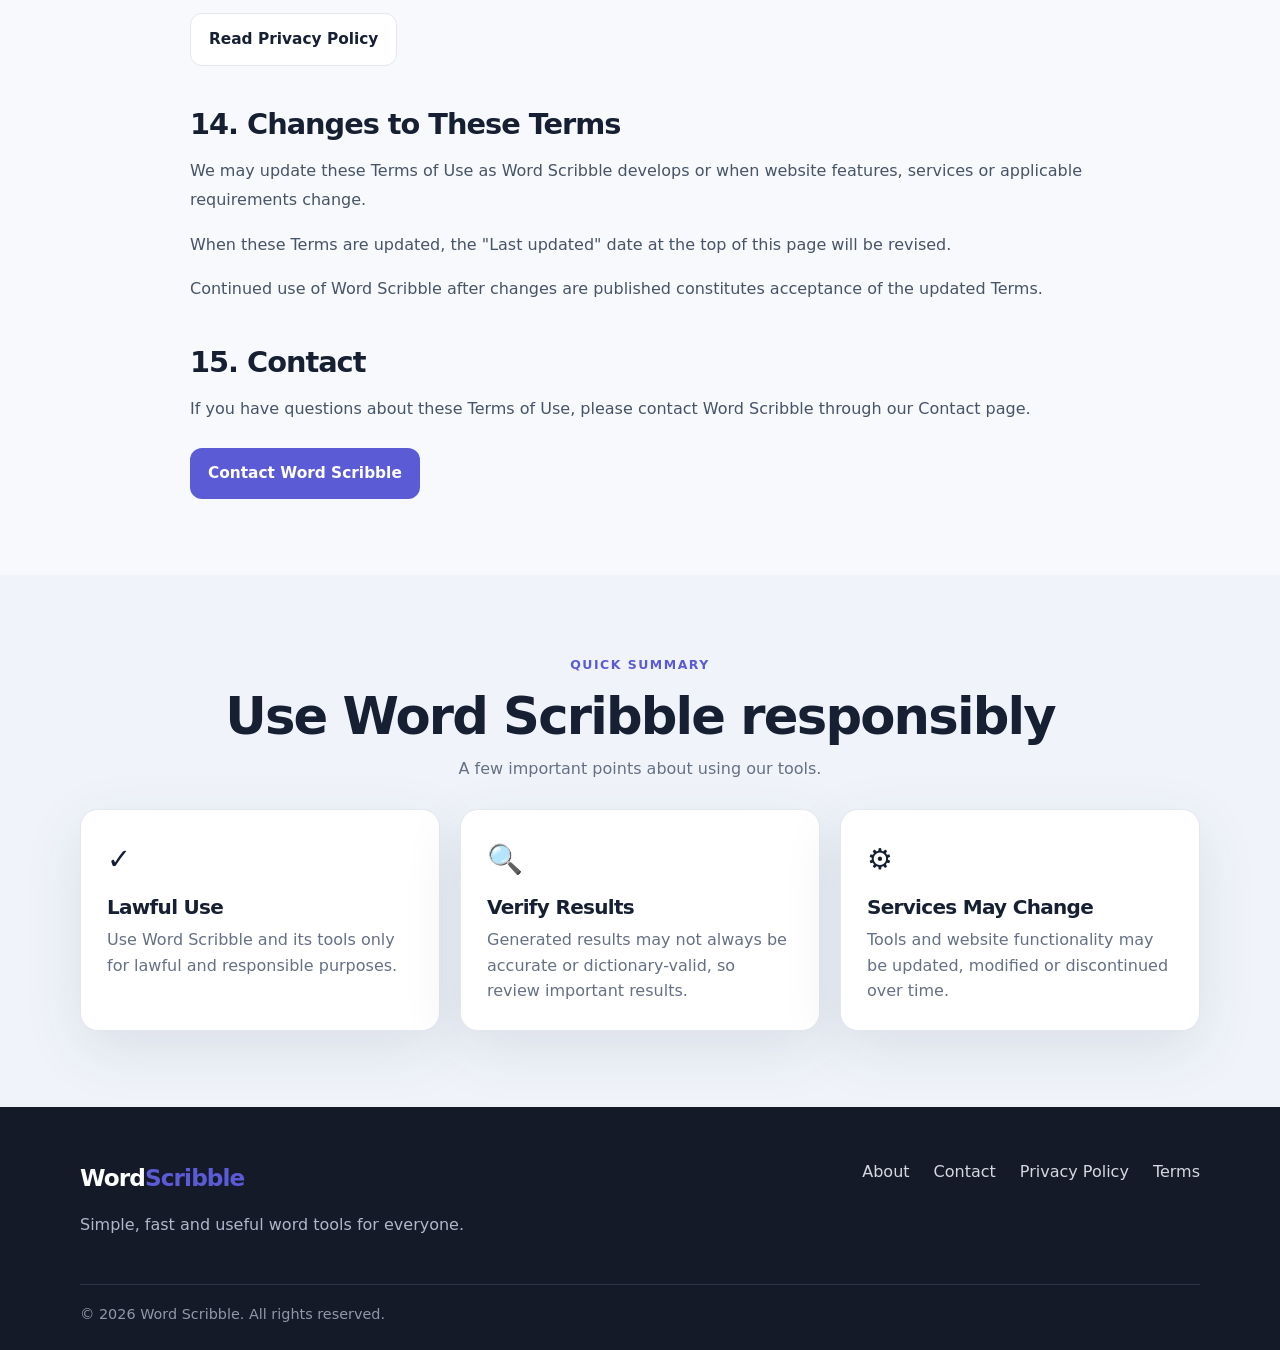
<file: terms.html>
<!DOCTYPE html>
<html lang="en">

<head>
  <script async src="https://pagead2.googlesyndication.com/pagead/js/adsbygoogle.js?client=ca-pub-9395541605127084"
     crossorigin="anonymous"></script>
  <meta charset="UTF-8">
  <meta name="viewport" content="width=device-width, initial-scale=1.0">

  <title>Terms of Use | Word Scribble</title>

  <meta
    name="description"
    content="Read the Word Scribble Terms of Use for information about acceptable use, tool results, intellectual property, third-party services and limitations."
  >

  <meta name="robots" content="index, follow">

  <link
    rel="canonical"
    href="https://wordscribble.pages.dev/terms.html"
  >

  <link
    rel="icon"
    href="assets/favicon.svg"
    type="image/svg+xml"
  >

  <link
    rel="stylesheet"
    href="style.css"
  >
</head>


<body>


<!-- =========================================
     HEADER
========================================= -->

<header class="site-header">

  <div class="container nav-wrap">

    <a class="brand" href="index.html">
      Word<span>Scribble</span>
    </a>

    <button
      class="menu-toggle"
      aria-label="Toggle navigation"
      aria-expanded="false"
    >
      ☰
    </button>

    <nav class="nav-links">

      <a href="index.html">
        Home
      </a>

      <a href="index.html#scrambler">
        Scrambler
      </a>

      <a href="index.html#unscrambler">
        Unscrambler
      </a>

      <a href="index.html#anagrams">
        Anagrams
      </a>

      <a href="index.html#random-words">
        Random Words
      </a>

      <a href="index.html#word-counter">
        Word Counter
      </a>

      <a href="about.html">
        About
      </a>

    </nav>

    <button
    class="theme-toggle"
    id="themeToggle"
    type="button"
    aria-label="Switch to dark mode"
    title="Switch theme"
>
    🌙
</button>

  </div>

</header>



<main>


<!-- =========================================
     TERMS INTRO
========================================= -->

<section class="section alt">

  <div class="container">

    <div
      class="section-heading centered"
      style="max-width:850px; margin-left:auto; margin-right:auto;"
    >

      <span class="eyebrow">
        Word Scribble
      </span>

      <h1>
        Terms of Use
      </h1>

      <p>
        These Terms of Use explain the rules and conditions
        that apply when you access or use Word Scribble.
      </p>

      <p class="note">
        Last updated: September 16, 2026
      </p>

    </div>

  </div>

</section>



<!-- =========================================
     TERMS CONTENT
========================================= -->

<section class="section">

  <div
    class="container content-block"
    style="max-width:900px;"
  >


    <!-- 1 -->

    <h2>
      1. Acceptance of Terms
    </h2>

    <p>
      By accessing or using Word Scribble, you agree to
      these Terms of Use. If you do not agree with these
      terms, you should discontinue use of the website.
    </p>

    <p>
      You are responsible for using Word Scribble in
      accordance with applicable laws and regulations.
    </p>



    <!-- 2 -->

    <h2>
      2. About Word Scribble
    </h2>

    <p>
      Word Scribble provides browser-based word and text
      utilities, including tools for scrambling letters,
      generating letter arrangements and anagrams,
      generating random words, counting text statistics,
      and transforming text.
    </p>

    <p>
      The tools are provided primarily for general
      informational, educational, creative and
      productivity purposes.
    </p>



    <!-- 3 -->

    <h2>
      3. Use of the Website
    </h2>

    <p>
      You may use Word Scribble for lawful personal,
      educational, creative or professional purposes.
    </p>

    <p>
      When using the website, you agree not to:
    </p>

    <ul>

      <li>
        Use Word Scribble for unlawful or fraudulent purposes.
      </li>

      <li>
        Attempt to interfere with the normal operation,
        security or availability of the website.
      </li>

      <li>
        Attempt to gain unauthorized access to systems,
        servers or services associated with Word Scribble.
      </li>

      <li>
        Introduce malicious software, harmful code or other
        material intended to disrupt the website.
      </li>

      <li>
        Use automated methods in a manner that places
        unreasonable demand on the website or its services.
      </li>

    </ul>



    <!-- 4 -->

    <h2>
      4. Tool Results
    </h2>

    <p>
      Word Scribble's tools may generate words, letter
      combinations, statistics or transformed text based
      on the information you provide.
    </p>

    <p>
      Generated results may not always be dictionary-valid,
      linguistically meaningful, complete or suitable for
      every purpose.
    </p>

    <p>
      You are responsible for reviewing and verifying
      results before relying on them for important purposes.
    </p>



    <!-- 5 -->

    <h2>
      5. No Warranty
    </h2>

    <p>
      Word Scribble and its tools are provided on an
      "as is" and "as available" basis.
    </p>

    <p>
      We do not guarantee that the website will always be
      available, uninterrupted or error-free, or that every
      result generated by a tool will be accurate, complete,
      meaningful or suitable for a particular purpose.
    </p>



    <!-- 6 -->

    <h2>
      6. User Responsibility
    </h2>

    <p>
      You are responsible for how you use Word Scribble
      and any results produced by its tools.
    </p>

    <p>
      Word Scribble should not be relied upon as a substitute
      for professional, legal, financial, medical or other
      specialized advice.
    </p>



    <!-- 7 -->

    <h2>
      7. Intellectual Property
    </h2>

    <p>
      Unless otherwise stated, the Word Scribble website,
      branding, design, original website content and
      associated materials are protected by applicable
      intellectual property laws.
    </p>

    <p>
      These Terms do not transfer ownership of Word Scribble
      or its website content to users.
    </p>



    <!-- 8 -->

    <h2>
      8. Third-Party Services
    </h2>

    <p>
      Word Scribble may use third-party services for
      website hosting, analytics, advertising, performance
      monitoring or other functionality.
    </p>

    <p>
      Your interaction with third-party services may also
      be governed by the terms and privacy policies of
      those providers.
    </p>



    <!-- 9 -->

    <h2>
      9. Advertising
    </h2>

    <p>
      Word Scribble may display advertisements or other
      sponsored content in the future.
    </p>

    <p>
      The presence of an advertisement does not necessarily
      mean that Word Scribble endorses the advertised
      product, service or website.
    </p>



    <!-- 10 -->

    <h2>
      10. External Links
    </h2>

    <p>
      Word Scribble may contain links to websites or
      services operated by third parties.
    </p>

    <p>
      We are not responsible for the availability, content,
      security, terms or privacy practices of external
      websites.
    </p>

    <p>
      You should review the applicable policies of any
      third-party website you choose to visit.
    </p>



    <!-- 11 -->

    <h2>
      11. Limitation of Liability
    </h2>

    <p>
      To the extent permitted by applicable law, Word
      Scribble and its operators will not be responsible
      for indirect, incidental, consequential or similar
      losses resulting from the use of, or inability to
      use, the website or its tools.
    </p>

    <p>
      You use Word Scribble and its generated results
      at your own discretion.
    </p>



    <!-- 12 -->

    <h2>
      12. Website Availability
    </h2>

    <p>
      We may modify, update, suspend or discontinue
      features of Word Scribble at any time.
    </p>

    <p>
      We may also perform maintenance or make technical
      changes that temporarily affect website availability.
    </p>



    <!-- 13 -->

    <h2>
      13. Privacy
    </h2>

    <p>
      Your use of Word Scribble is also subject to our
      Privacy Policy, which explains how information may
      be handled when you use the website.
    </p>


    <div class="button-row">

      <a
        class="btn secondary"
        href="privacy-policy.html"
      >
        Read Privacy Policy
      </a>

    </div>



    <!-- 14 -->

    <h2>
      14. Changes to These Terms
    </h2>

    <p>
      We may update these Terms of Use as Word Scribble
      develops or when website features, services or
      applicable requirements change.
    </p>

    <p>
      When these Terms are updated, the "Last updated"
      date at the top of this page will be revised.
    </p>

    <p>
      Continued use of Word Scribble after changes are
      published constitutes acceptance of the updated
      Terms.
    </p>



    <!-- 15 -->

    <h2>
      15. Contact
    </h2>

    <p>
      If you have questions about these Terms of Use,
      please contact Word Scribble through our Contact page.
    </p>


    <div class="button-row">

      <a
        class="btn primary"
        href="contact.html"
      >
        Contact Word Scribble
      </a>

    </div>


  </div>

</section>



<!-- =========================================
     QUICK SUMMARY
========================================= -->

<section class="section alt">

  <div class="container">


    <div class="section-heading centered">

      <span class="eyebrow">
        Quick Summary
      </span>

      <h2>
        Use Word Scribble responsibly
      </h2>

      <p>
        A few important points about using our tools.
      </p>

    </div>



    <div class="cards-grid">


      <div class="feature-card">

        <div class="icon">
          ✓
        </div>

        <h3>
          Lawful Use
        </h3>

        <p>
          Use Word Scribble and its tools only for
          lawful and responsible purposes.
        </p>

      </div>



      <div class="feature-card">

        <div class="icon">
          🔍
        </div>

        <h3>
          Verify Results
        </h3>

        <p>
          Generated results may not always be accurate
          or dictionary-valid, so review important results.
        </p>

      </div>



      <div class="feature-card">

        <div class="icon">
          ⚙️
        </div>

        <h3>
          Services May Change
        </h3>

        <p>
          Tools and website functionality may be updated,
          modified or discontinued over time.
        </p>

      </div>


    </div>

  </div>

</section>


</main>



<!-- =========================================
     FOOTER
========================================= -->

<footer class="site-footer">

  <div class="container footer-grid">


    <div>

      <a
        class="brand footer-brand"
        href="index.html"
      >
        Word<span>Scribble</span>
      </a>

      <p>
        Simple, fast and useful word tools for everyone.
      </p>

    </div>



    <div class="footer-links">

      <a href="about.html">
        About
      </a>

      <a href="contact.html">
        Contact
      </a>

      <a href="privacy-policy.html">
        Privacy Policy
      </a>

      <a href="terms.html">
        Terms
      </a>

    </div>


  </div>


  <div class="container copyright">
    © 2026 Word Scribble. All rights reserved.
  </div>

</footer>

<!-- Your existing JavaScript -->
<script src="script.js"></script>

<!-- Cloudflare Web Analytics -->
<script
    type="module"
    src="https://static.cloudflareinsights.com/beacon.min.js"
    data-cf-beacon='{"token":"9a74294daa3a4ed99a39f68ef53d2489"}'>
</script>
<!-- End Cloudflare Web Analytics -->

</body>
</html>
</file>
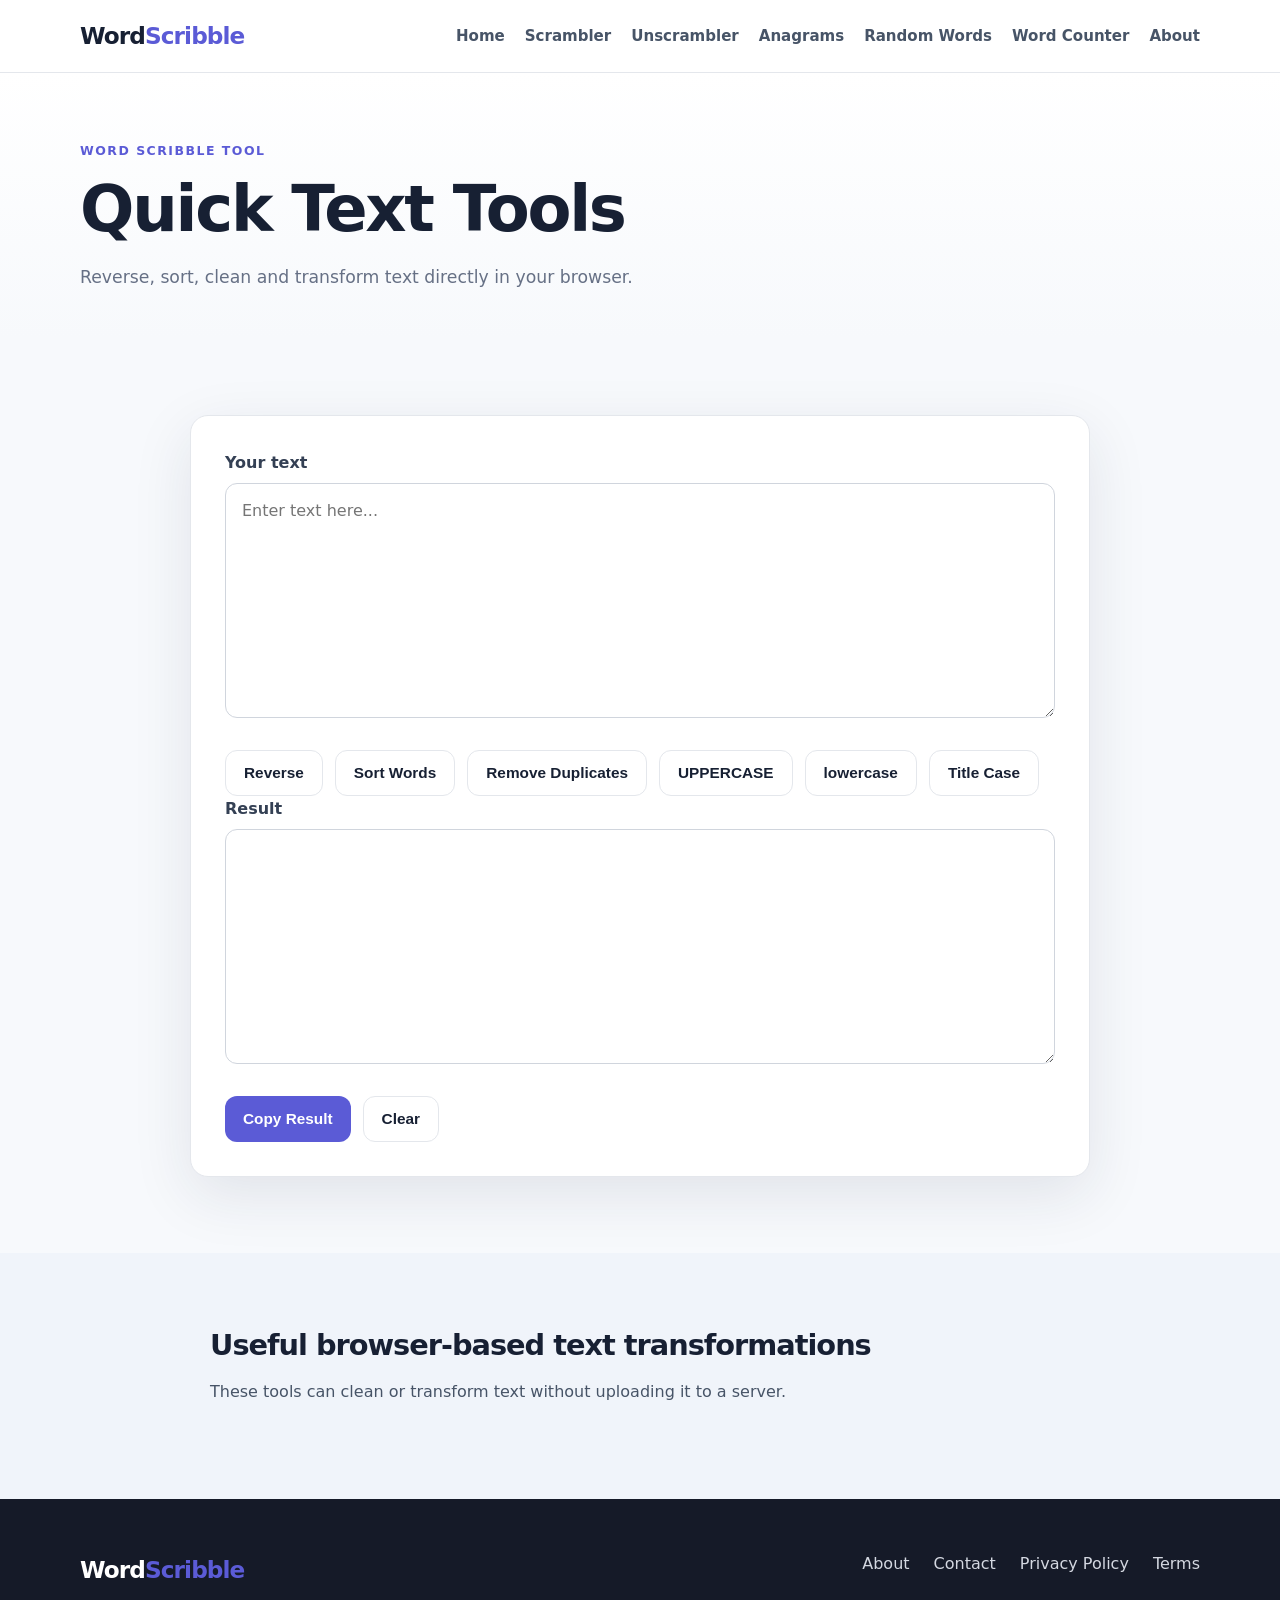
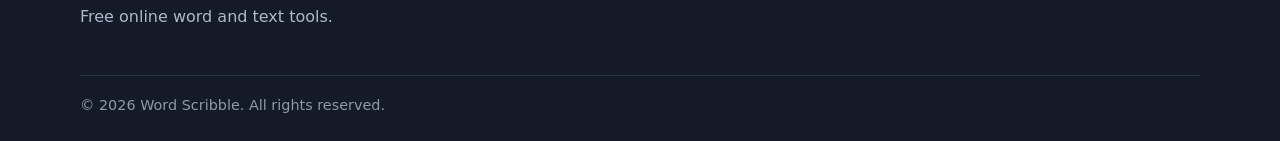
<file: text-tools.html>
<!DOCTYPE html>
<html lang="en">
<head>
  <script async src="https://pagead2.googlesyndication.com/pagead/js/adsbygoogle.js?client=ca-pub-9395541605127084"
     crossorigin="anonymous"></script>
  <meta charset="UTF-8">
  <meta name="viewport" content="width=device-width, initial-scale=1.0">
  <title>Free Text Tools - Reverse, Sort & Clean Text | Word Scribble</title>
  <meta name="description" content="Free browser-based text tools to reverse text, sort words, remove duplicate words and change letter case.">
  <meta name="robots" content="index, follow">
  <link rel="icon" href="assets/favicon.svg" type="image/svg+xml">
  <link rel="stylesheet" href="style.css">
</head>
<body data-page="texttools">
<header class="site-header">
  <div class="container nav-wrap">
    <a class="brand" href="index.html">Word<span>Scribble</span></a>
    <button class="menu-toggle" aria-label="Toggle navigation" aria-expanded="false">☰</button>
    <nav class="nav-links">
      <a href="index.html">Home</a>
      <a href="word-scrambler.html">Scrambler</a>
      <a href="unscramble-word.html">Unscrambler</a>
      <a href="anagram-generator.html">Anagrams</a>
      <a href="random-word-generator.html">Random Words</a>
      <a href="word-counter.html">Word Counter</a>
      <a href="about.html">About</a>
    </nav>
  </div>
</header>

<main>
  <section class="page-hero">
    <div class="container">
      <span class="eyebrow">Word Scribble Tool</span>
      <h1>Quick Text Tools</h1>
      <p>Reverse, sort, clean and transform text directly in your browser.</p>
    </div>
  </section>

  <section class="section">
    <div class="container">
      <div class="tool-card">
        
<label for="textToolsInput">Your text</label>
<textarea id="textToolsInput" class="text-area" rows="8" placeholder="Enter text here..."></textarea>
<div class="button-row wrap">
  <button class="btn secondary text-action" data-action="reverse">Reverse</button>
  <button class="btn secondary text-action" data-action="sort">Sort Words</button>
  <button class="btn secondary text-action" data-action="dedupe">Remove Duplicates</button>
  <button class="btn secondary text-action" data-action="upper">UPPERCASE</button>
  <button class="btn secondary text-action" data-action="lower">lowercase</button>
  <button class="btn secondary text-action" data-action="title">Title Case</button>
</div>
<label for="textToolsOutput">Result</label>
<textarea id="textToolsOutput" class="text-area" rows="8" readonly></textarea>
<div class="button-row">
  <button id="copyTextToolsBtn" class="btn primary" type="button">Copy Result</button>
  <button id="clearTextToolsBtn" class="btn secondary" type="button">Clear</button>
</div>

      </div>
    </div>
  </section>

  <section class="section alt">
    <div class="container content-block">
      
<h2>Useful browser-based text transformations</h2>
<p>These tools can clean or transform text without uploading it to a server.</p>

    </div>
  </section>
</main>

<footer class="site-footer">
  <div class="container footer-grid">
    <div><a class="brand footer-brand" href="index.html">Word<span>Scribble</span></a><p>Free online word and text tools.</p></div>
    <div class="footer-links">
      <a href="about.html">About</a>
      <a href="contact.html">Contact</a>
      <a href="privacy-policy.html">Privacy Policy</a>
      <a href="terms.html">Terms</a>
    </div>
  </div>
  <div class="container copyright">© 2026 Word Scribble. All rights reserved.</div>
</footer>

<script src="script.js"></script>

<!-- Cloudflare Web Analytics -->
<script
    type="module"
    src="https://static.cloudflareinsights.com/beacon.min.js"
    data-cf-beacon='{"token":"9a74294daa3a4ed99a39f68ef53d2489"}'>
</script>
<!-- End Cloudflare Web Analytics -->

</body>
</html>
</file>
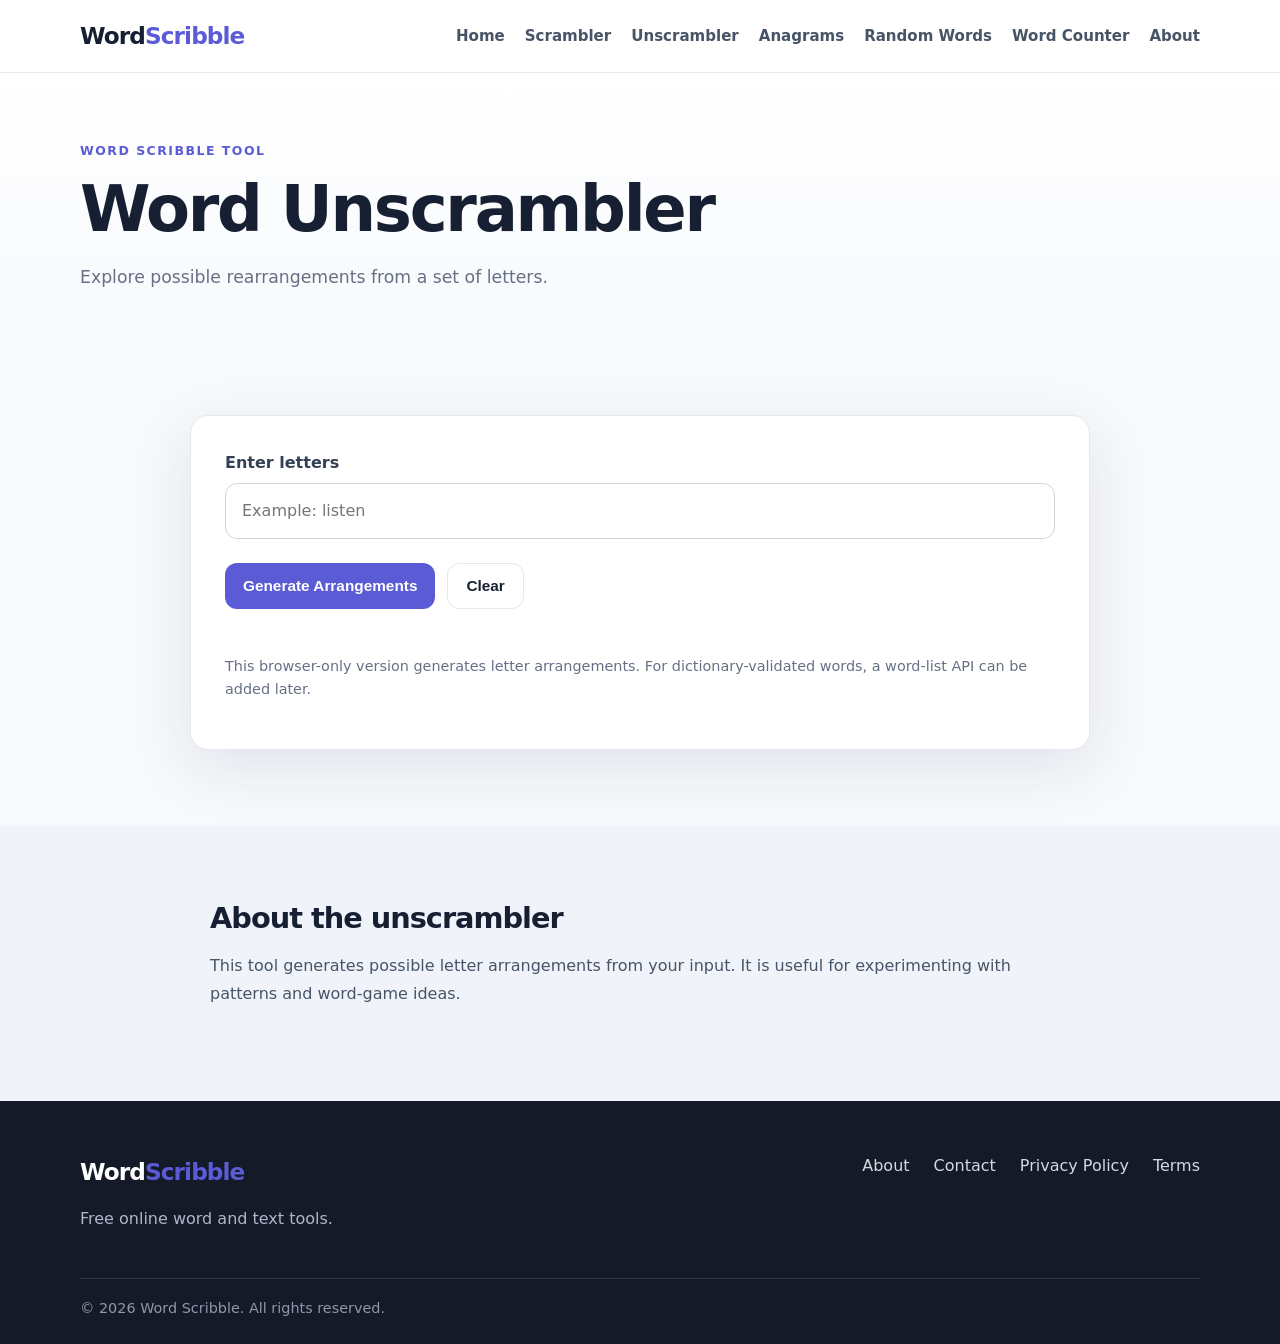
<file: unscramble-word.html>
<!DOCTYPE html>
<html lang="en">
<head>
  <script async src="https://pagead2.googlesyndication.com/pagead/js/adsbygoogle.js?client=ca-pub-9395541605127084"
     crossorigin="anonymous"></script>
  <meta charset="UTF-8">
  <meta name="viewport" content="width=device-width, initial-scale=1.0">
  <title>Word Unscrambler - Rearrange Letters | Word Scribble</title>
  <meta name="description" content="Unscramble letters and generate possible rearrangements with Word Scribble.">
  <meta name="robots" content="index, follow">
  <link rel="icon" href="assets/favicon.svg" type="image/svg+xml">
  <link rel="stylesheet" href="style.css">
</head>
<body data-page="unscrambler">
<header class="site-header">
  <div class="container nav-wrap">
    <a class="brand" href="index.html">Word<span>Scribble</span></a>
    <button class="menu-toggle" aria-label="Toggle navigation" aria-expanded="false">☰</button>
    <nav class="nav-links">
      <a href="index.html">Home</a>
      <a href="word-scrambler.html">Scrambler</a>
      <a href="unscramble-word.html">Unscrambler</a>
      <a href="anagram-generator.html">Anagrams</a>
      <a href="random-word-generator.html">Random Words</a>
      <a href="word-counter.html">Word Counter</a>
      <a href="about.html">About</a>
    </nav>
  </div>
</header>

<main>
  <section class="page-hero">
    <div class="container">
      <span class="eyebrow">Word Scribble Tool</span>
      <h1>Word Unscrambler</h1>
      <p>Explore possible rearrangements from a set of letters.</p>
    </div>
  </section>

  <section class="section">
    <div class="container">
      <div class="tool-card">
        
<label for="unscrambleInput">Enter letters</label>
<input id="unscrambleInput" class="text-input" type="text" maxlength="14" placeholder="Example: listen">
<div class="button-row">
  <button id="unscrambleBtn" class="btn primary" type="button">Generate Arrangements</button>
  <button id="clearUnscrambleBtn" class="btn secondary" type="button">Clear</button>
</div>
<div id="unscrambleResults" class="results"></div>
<p class="note">This browser-only version generates letter arrangements. For dictionary-validated words, a word-list API can be added later.</p>

      </div>
    </div>
  </section>

  <section class="section alt">
    <div class="container content-block">
      
<h2>About the unscrambler</h2>
<p>This tool generates possible letter arrangements from your input. It is useful for experimenting with patterns and word-game ideas.</p>

    </div>
  </section>
</main>

<footer class="site-footer">
  <div class="container footer-grid">
    <div><a class="brand footer-brand" href="index.html">Word<span>Scribble</span></a><p>Free online word and text tools.</p></div>
    <div class="footer-links">
      <a href="about.html">About</a>
      <a href="contact.html">Contact</a>
      <a href="privacy-policy.html">Privacy Policy</a>
      <a href="terms.html">Terms</a>
    </div>
  </div>
  <div class="container copyright">© 2026 Word Scribble. All rights reserved.</div>
</footer>

<script src="script.js"></script>

<!-- Cloudflare Web Analytics -->
<script
    type="module"
    src="https://static.cloudflareinsights.com/beacon.min.js"
    data-cf-beacon='{"token":"9a74294daa3a4ed99a39f68ef53d2489"}'>
</script>
<!-- End Cloudflare Web Analytics -->

</body>
</html>
</file>
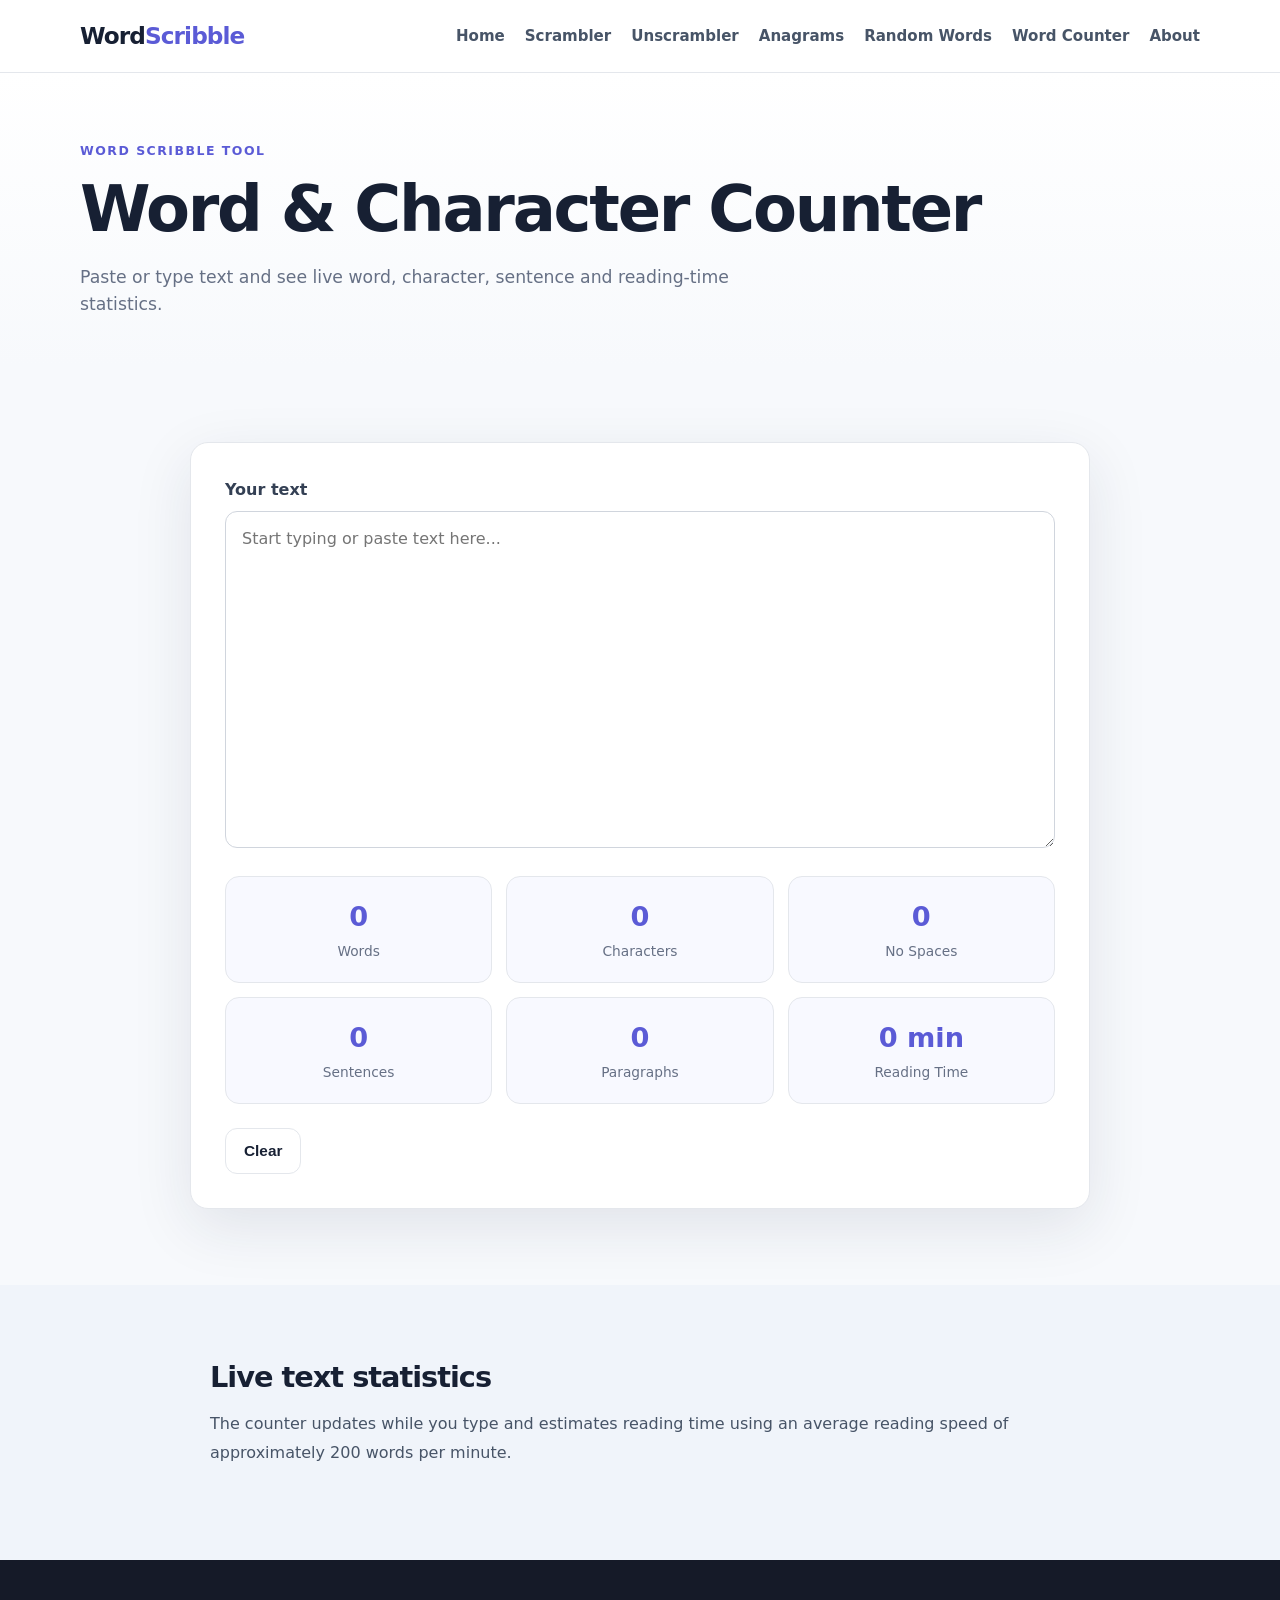
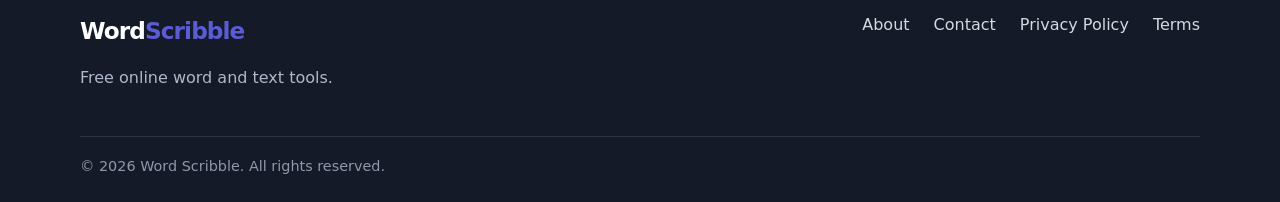
<file: word-counter.html>
<!DOCTYPE html>
<html lang="en">
<head>
  <script async src="https://pagead2.googlesyndication.com/pagead/js/adsbygoogle.js?client=ca-pub-9395541605127084"
     crossorigin="anonymous"></script>
  <meta charset="UTF-8">
  <meta name="viewport" content="width=device-width, initial-scale=1.0">
  <title>Word Counter - Count Words & Characters | Word Scribble</title>
  <meta name="description" content="Count words, characters, sentences, paragraphs and estimated reading time online.">
  <meta name="robots" content="index, follow">
  <link rel="icon" href="assets/favicon.svg" type="image/svg+xml">
  <link rel="stylesheet" href="style.css">
</head>
<body data-page="counter">
<header class="site-header">
  <div class="container nav-wrap">
    <a class="brand" href="index.html">Word<span>Scribble</span></a>
    <button class="menu-toggle" aria-label="Toggle navigation" aria-expanded="false">☰</button>
    <nav class="nav-links">
      <a href="index.html">Home</a>
      <a href="word-scrambler.html">Scrambler</a>
      <a href="unscramble-word.html">Unscrambler</a>
      <a href="anagram-generator.html">Anagrams</a>
      <a href="random-word-generator.html">Random Words</a>
      <a href="word-counter.html">Word Counter</a>
      <a href="about.html">About</a>
    </nav>
  </div>
</header>

<main>
  <section class="page-hero">
    <div class="container">
      <span class="eyebrow">Word Scribble Tool</span>
      <h1>Word & Character Counter</h1>
      <p>Paste or type text and see live word, character, sentence and reading-time statistics.</p>
    </div>
  </section>

  <section class="section">
    <div class="container">
      <div class="tool-card">
        
<label for="counterInput">Your text</label>
<textarea id="counterInput" class="text-area" rows="12" placeholder="Start typing or paste text here..."></textarea>
<div class="stats-grid">
  <div class="stat"><strong id="wordCount">0</strong><span>Words</span></div>
  <div class="stat"><strong id="charCount">0</strong><span>Characters</span></div>
  <div class="stat"><strong id="charNoSpaceCount">0</strong><span>No Spaces</span></div>
  <div class="stat"><strong id="sentenceCount">0</strong><span>Sentences</span></div>
  <div class="stat"><strong id="paragraphCount">0</strong><span>Paragraphs</span></div>
  <div class="stat"><strong id="readingTime">0 min</strong><span>Reading Time</span></div>
</div>
<div class="button-row"><button id="clearCounterBtn" class="btn secondary" type="button">Clear</button></div>

      </div>
    </div>
  </section>

  <section class="section alt">
    <div class="container content-block">
      
<h2>Live text statistics</h2>
<p>The counter updates while you type and estimates reading time using an average reading speed of approximately 200 words per minute.</p>

    </div>
  </section>
</main>

<footer class="site-footer">
  <div class="container footer-grid">
    <div><a class="brand footer-brand" href="index.html">Word<span>Scribble</span></a><p>Free online word and text tools.</p></div>
    <div class="footer-links">
      <a href="about.html">About</a>
      <a href="contact.html">Contact</a>
      <a href="privacy-policy.html">Privacy Policy</a>
      <a href="terms.html">Terms</a>
    </div>
  </div>
  <div class="container copyright">© 2026 Word Scribble. All rights reserved.</div>
</footer>

<script src="script.js"></script>

<!-- Cloudflare Web Analytics -->
<script
    type="module"
    src="https://static.cloudflareinsights.com/beacon.min.js"
    data-cf-beacon='{"token":"9a74294daa3a4ed99a39f68ef53d2489"}'>
</script>
<!-- End Cloudflare Web Analytics -->

</body>
</html>
</file>
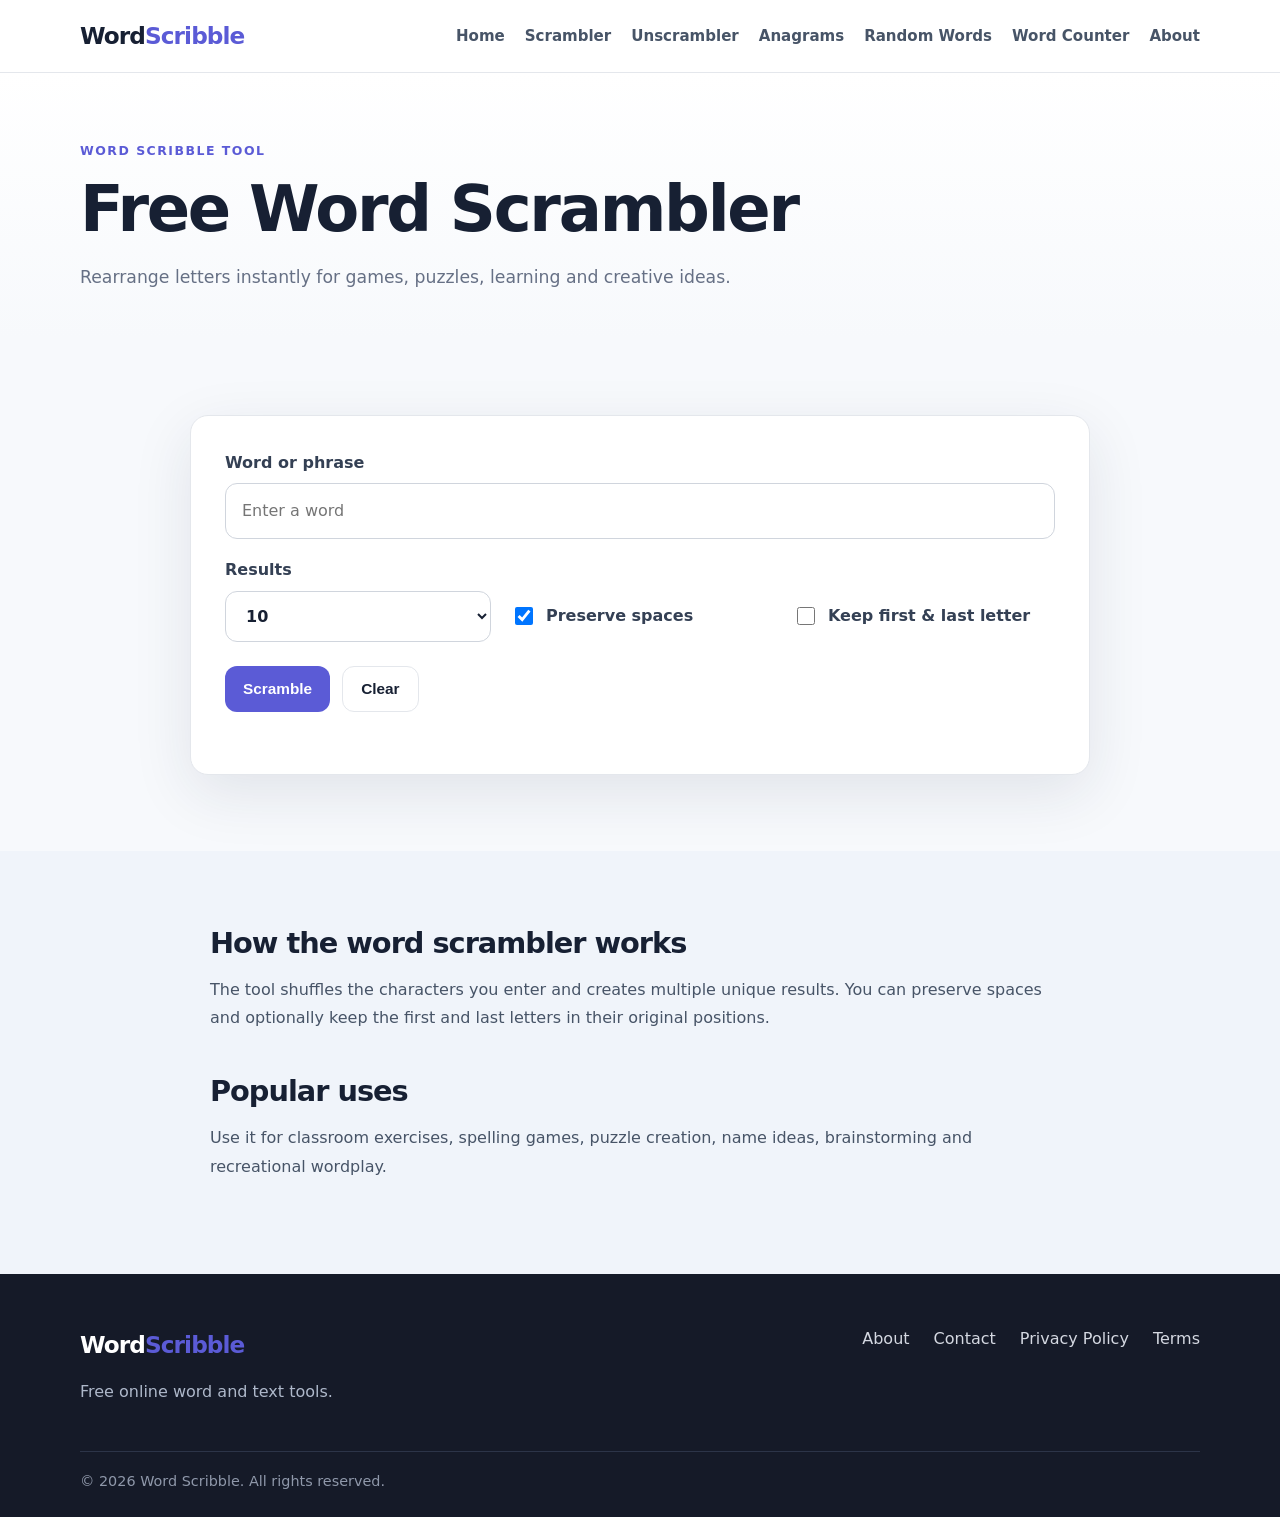
<file: word-scrambler.html>
<!DOCTYPE html>
<html lang="en">
<head>
  <script async src="https://pagead2.googlesyndication.com/pagead/js/adsbygoogle.js?client=ca-pub-9395541605127084"
     crossorigin="anonymous"></script>
  <meta charset="UTF-8">
  <meta name="viewport" content="width=device-width, initial-scale=1.0">
  <title>Word Scrambler - Mix Letters Online | Word Scribble</title>
  <meta name="description" content="Free online word scrambler. Enter a word or phrase and instantly generate randomized letter combinations.">
  <meta name="robots" content="index, follow">
  <link rel="icon" href="assets/favicon.svg" type="image/svg+xml">
  <link rel="stylesheet" href="style.css">
</head>
<body data-page="scrambler">
<header class="site-header">
  <div class="container nav-wrap">
    <a class="brand" href="index.html">Word<span>Scribble</span></a>
    <button class="menu-toggle" aria-label="Toggle navigation" aria-expanded="false">☰</button>
    <nav class="nav-links">
      <a href="index.html">Home</a>
      <a href="word-scrambler.html">Scrambler</a>
      <a href="unscramble-word.html">Unscrambler</a>
      <a href="anagram-generator.html">Anagrams</a>
      <a href="random-word-generator.html">Random Words</a>
      <a href="word-counter.html">Word Counter</a>
      <a href="about.html">About</a>
    </nav>
  </div>
</header>

<main>
  <section class="page-hero">
    <div class="container">
      <span class="eyebrow">Word Scribble Tool</span>
      <h1>Free Word Scrambler</h1>
      <p>Rearrange letters instantly for games, puzzles, learning and creative ideas.</p>
    </div>
  </section>

  <section class="section">
    <div class="container">
      <div class="tool-card">
        
<label for="scrambleInput">Word or phrase</label>
<input id="scrambleInput" class="text-input" type="text" maxlength="80" placeholder="Enter a word">
<div class="options-grid">
  <label>Results<select id="resultCount"><option>5</option><option selected>10</option><option>15</option><option>20</option></select></label>
  <label class="check-label"><input id="preserveSpaces" type="checkbox" checked> Preserve spaces</label>
  <label class="check-label"><input id="preserveEnds" type="checkbox"> Keep first & last letter</label>
</div>
<div class="button-row">
  <button id="scrambleBtn" class="btn primary" type="button">Scramble</button>
  <button id="clearScrambleBtn" class="btn secondary" type="button">Clear</button>
</div>
<div id="scrambleResults" class="results"></div>

      </div>
    </div>
  </section>

  <section class="section alt">
    <div class="container content-block">
      
<h2>How the word scrambler works</h2>
<p>The tool shuffles the characters you enter and creates multiple unique results. You can preserve spaces and optionally keep the first and last letters in their original positions.</p>
<h2>Popular uses</h2>
<p>Use it for classroom exercises, spelling games, puzzle creation, name ideas, brainstorming and recreational wordplay.</p>

    </div>
  </section>
</main>

<footer class="site-footer">
  <div class="container footer-grid">
    <div><a class="brand footer-brand" href="index.html">Word<span>Scribble</span></a><p>Free online word and text tools.</p></div>
    <div class="footer-links">
      <a href="about.html">About</a>
      <a href="contact.html">Contact</a>
      <a href="privacy-policy.html">Privacy Policy</a>
      <a href="terms.html">Terms</a>
    </div>
  </div>
  <div class="container copyright">© 2026 Word Scribble. All rights reserved.</div>
</footer>

<script src="script.js"></script>

<!-- Cloudflare Web Analytics -->
<script
    type="module"
    src="https://static.cloudflareinsights.com/beacon.min.js"
    data-cf-beacon='{"token":"9a74294daa3a4ed99a39f68ef53d2489"}'>
</script>
<!-- End Cloudflare Web Analytics -->

</body>
</html>
</file>
<file: style.css>
:root{
  --bg:#f7f9fc;
  --surface:#ffffff;
  --surface-2:#eef3ff;
  --text:#172033;
  --muted:#667085;
  --primary:#5b5bd6;
  --primary-dark:#4343b8;
  --accent:#2bb6a8;
  --border:#e4e7ec;
  --shadow:0 18px 60px rgba(34,43,69,.10);
  --radius:18px;
  --max:1120px;
}
*{box-sizing:border-box}
html{scroll-behavior:smooth}
body{
  margin:0;
  font-family:Inter,ui-sans-serif,system-ui,-apple-system,BlinkMacSystemFont,"Segoe UI",sans-serif;
  color:var(--text);
  background:var(--bg);
  line-height:1.6;
}
a{color:inherit}
.container{width:min(var(--max),calc(100% - 32px));margin:auto}
.site-header{
  position:sticky;top:0;z-index:50;
  background:rgba(255,255,255,.92);
  backdrop-filter:blur(14px);
  border-bottom:1px solid var(--border);
}
.nav-wrap{min-height:72px;display:flex;align-items:center;justify-content:space-between;gap:24px}
.brand{text-decoration:none;font-weight:900;font-size:1.45rem;letter-spacing:-.04em}
.brand span{color:var(--primary)}
.nav-links{display:flex;align-items:center;gap:20px}
.nav-links a{text-decoration:none;color:#475467;font-weight:600;font-size:.94rem}
.nav-links a:hover,.nav-links a.active{color:var(--primary)}
.menu-toggle{display:none;border:0;background:transparent;font-size:1.7rem}
.hero{
  background:
    radial-gradient(circle at 15% 15%,rgba(91,91,214,.15),transparent 30%),
    radial-gradient(circle at 85% 20%,rgba(43,182,168,.14),transparent 24%),
    linear-gradient(180deg,#fff 0%,#f7f9fc 100%);
  padding:88px 0 72px;
}
.hero-grid{display:grid;grid-template-columns:1.25fr .75fr;gap:64px;align-items:center}
.eyebrow{
  display:inline-block;
  font-size:.78rem;font-weight:800;text-transform:uppercase;letter-spacing:.12em;
  color:var(--primary);margin-bottom:12px
}
h1,h2,h3{line-height:1.15;letter-spacing:-.035em}
h1{font-size:clamp(2.7rem,6vw,5.3rem);margin:0 0 22px}
.hero p{font-size:1.16rem;max-width:700px;color:var(--muted)}
.hero-actions,.button-row{display:flex;gap:12px;flex-wrap:wrap;margin-top:24px}
.btn{
  appearance:none;border:0;border-radius:12px;padding:13px 18px;
  font-weight:800;font-size:.96rem;text-decoration:none;cursor:pointer;
  display:inline-flex;align-items:center;justify-content:center;transition:.2s ease
}
.btn.primary{background:var(--primary);color:white}
.btn.primary:hover{background:var(--primary-dark);transform:translateY(-1px)}
.btn.secondary{background:white;color:var(--text);border:1px solid var(--border)}
.btn.secondary:hover{background:#f9fafb}
.hero-card,.tool-card,.feature-card,.faq details{
  background:var(--surface);border:1px solid var(--border);border-radius:var(--radius);box-shadow:var(--shadow)
}
.hero-card{padding:26px;transform:rotate(2deg)}
.mini-card{padding:24px;border:2px dashed #cfd5ff;border-radius:14px;text-align:center;display:grid;gap:10px}
.mini-card strong{font-size:1.5rem}
.mini-card span:not(.mini-label){padding:8px;border-radius:10px;background:var(--surface-2)}
.mini-label{font-size:.75rem;text-transform:uppercase;font-weight:800;color:var(--muted)}
.arrow{font-size:1.4rem;color:var(--primary)}
.section{padding:76px 0}
.section.alt{background:#f0f4fa}
.section-heading{margin-bottom:28px}
.section-heading.centered,.centered{text-align:center}
.section-heading h2{font-size:clamp(2rem,4vw,3.2rem);margin:0 0 10px}
.section-heading p{color:var(--muted);margin:0}
.tool-card{padding:34px;max-width:900px;margin:auto}
label{font-weight:750;color:#344054}
.text-input,.text-area,select{
  width:100%;margin-top:8px;border:1px solid #d0d5dd;border-radius:12px;background:#fff;
  padding:14px 16px;font:inherit;color:var(--text);outline:none
}
.text-input:focus,.text-area:focus,select:focus{border-color:var(--primary);box-shadow:0 0 0 4px rgba(91,91,214,.10)}
.options-grid{display:grid;grid-template-columns:1fr 1fr 1fr;gap:16px;margin-top:18px;align-items:end}
.check-label{display:flex;gap:10px;align-items:center;min-height:52px;padding:0 4px}
.check-label input{width:18px;height:18px}
.results{margin-top:26px;display:grid;gap:10px}
.result-item{
  display:flex;justify-content:space-between;align-items:center;gap:12px;
  padding:12px 14px;border:1px solid var(--border);border-radius:12px;background:#fbfcff
}
.result-item button{border:0;background:#eef0ff;color:var(--primary);font-weight:800;border-radius:8px;padding:7px 10px;cursor:pointer}
.cards-grid{display:grid;grid-template-columns:repeat(3,1fr);gap:20px}
.feature-card{text-decoration:none;padding:26px;transition:.2s ease}
.feature-card:hover{transform:translateY(-4px);border-color:#cbd1ff}
.feature-card .icon{font-size:1.8rem}
.feature-card h3{margin:14px 0 8px;font-size:1.25rem}
.feature-card p{margin:0;color:var(--muted)}
.content-block{max-width:860px}
.content-block h2{font-size:1.8rem;margin-top:34px}
.content-block p,.content-block li{color:#475467}
.faq{max-width:860px;margin:auto;display:grid;gap:12px}
.faq details{padding:18px 20px;box-shadow:none}
.faq summary{font-weight:800;cursor:pointer}
.faq p{color:var(--muted)}
.page-hero{padding:64px 0 30px;background:linear-gradient(180deg,#fff,#f7f9fc)}
.page-hero h1{font-size:clamp(2.4rem,5vw,4.3rem);margin:0 0 16px}
.page-hero p{max-width:720px;color:var(--muted);font-size:1.08rem}
.stats-grid{display:grid;grid-template-columns:repeat(3,1fr);gap:14px;margin-top:20px}
.stat{background:#f8f9ff;border:1px solid var(--border);border-radius:14px;padding:18px;text-align:center}
.stat strong{display:block;font-size:1.7rem;color:var(--primary)}
.stat span{font-size:.86rem;color:var(--muted)}
.note{font-size:.9rem;color:var(--muted);margin-top:18px}
.chips{display:flex;flex-wrap:wrap;gap:10px}
.chips .result-item{display:block;font-weight:800}
.wrap{flex-wrap:wrap}
.legal{padding-bottom:20px}
.site-footer{background:#151a28;color:#e6eaf2;padding:52px 0 24px;margin-top:0}
.footer-grid{display:flex;justify-content:space-between;gap:30px}
.footer-brand{color:#fff}
.site-footer p{color:#aeb8ca}
.footer-links{display:flex;gap:18px;flex-wrap:wrap;align-content:flex-start}
.footer-links a{color:#d4d8e1;text-decoration:none}
.copyright{border-top:1px solid #2c3448;margin-top:30px;padding-top:18px;color:#8f98aa;font-size:.9rem}
.not-found{min-height:100vh;display:grid;place-items:center}
.big-404{font-size:clamp(5rem,20vw,12rem);font-weight:950;color:var(--primary);line-height:1}
@media (max-width:900px){
  .hero-grid{grid-template-columns:1fr}
  .hero-card{max-width:520px}
  .cards-grid{grid-template-columns:repeat(2,1fr)}
  .options-grid{grid-template-columns:1fr}
  .nav-links{
    display:none;position:absolute;left:16px;right:16px;top:72px;background:white;
    border:1px solid var(--border);border-radius:14px;padding:16px;box-shadow:var(--shadow);
    flex-direction:column;align-items:flex-start
  }
  .nav-links.open{display:flex}
  .menu-toggle{display:block}
}
@media (max-width:620px){
  .hero{padding-top:60px}
  h1{font-size:2.65rem}
  .section{padding:54px 0}
  .tool-card{padding:22px}
  .cards-grid,.stats-grid{grid-template-columns:1fr}
  .footer-grid{flex-direction:column}
}
/* =========================================
   WORD SCRIBBLE ENHANCEMENTS
========================================= */

html {
    scroll-behavior: smooth;
    scroll-padding-top: 90px;
}


/* Sticky navigation */

.site-header {
    position: sticky;
    top: 0;
    z-index: 1000;
    background: rgba(255, 255, 255, 0.97);
    backdrop-filter: blur(12px);
}


/* Tool cards */

.feature-card {
    position: relative;
    transition:
        transform 0.2s ease,
        box-shadow 0.2s ease,
        border-color 0.2s ease;
}

.feature-card:hover {
    transform: translateY(-4px);
    box-shadow: 0 16px 40px rgba(15, 23, 42, 0.10);
}

.feature-card:focus-visible {
    outline: 3px solid #5b5ce2;
    outline-offset: 4px;
}


/* Open tool link */

.card-link {
    display: inline-block;
    margin-top: 14px;
    color: #5b5ce2;
    font-weight: 700;
    font-size: 0.95rem;
}


/* Tool note */

.tool-note {
    margin-top: 24px;
    color: #64748b;
    font-size: 0.95rem;
    line-height: 1.7;
}


/* Text tool buttons */

.text-tool-buttons {
    flex-wrap: wrap;
}


/* Content */

.content-block h2 {
    margin-top: 42px;
    margin-bottom: 14px;
}

.content-block h2:first-child {
    margin-top: 0;
}

.content-block h3 {
    margin-top: 28px;
    margin-bottom: 8px;
}

.content-block p {
    line-height: 1.8;
}

.content-block ul {
    padding-left: 24px;
    line-height: 2;
}


/* Better FAQ */

.faq details {
    transition:
        box-shadow 0.2s ease,
        transform 0.2s ease;
}

.faq details:hover {
    box-shadow: 0 8px 25px rgba(15, 23, 42, 0.06);
}

.faq details[open] {
    box-shadow: 0 8px 25px rgba(15, 23, 42, 0.07);
}


/* Footer links */

.footer-links {
    display: flex;
    flex-wrap: wrap;
    justify-content: flex-end;
    gap: 18px 24px;
}


/* Mobile */

@media (max-width: 768px) {

    .section-heading h1 {
        font-size: 2.5rem;
    }

    .section-heading h2 {
        font-size: 2rem;
    }

    .tool-card {
        padding: 28px 20px;
    }

    .footer-links {
        justify-content: flex-start;
    }

    .card-link {
        margin-top: 10px;
    }
}
/* =========================================
   TOOL RESULT STYLES
========================================= */

.results {
    margin-top: 28px;
}

.result-list {
    display: flex;
    flex-wrap: wrap;
    gap: 12px;
}

.result-chip {
    border: 1px solid #dfe3ee;
    background: #f7f8ff;
    color: #172033;

    padding: 12px 18px;

    border-radius: 12px;

    font: inherit;
    font-weight: 700;

    cursor: pointer;

    transition:
        transform 0.15s ease,
        border-color 0.15s ease,
        background 0.15s ease;
}

.result-chip:hover {
    transform: translateY(-2px);
    border-color: #5b5ce2;
    background: #f0f0ff;
}

.result-chip:focus-visible {
    outline: 3px solid rgba(91, 92, 226, 0.25);
    outline-offset: 2px;
}

.result-message {
    padding: 15px 18px;
    border-radius: 12px;

    background: #f7f8ff;
    border: 1px solid #dfe3ee;

    color: #475569;
    line-height: 1.6;
}

.result-message.error {
    background: #fff7f7;
    border-color: #fecaca;
    color: #b91c1c;
}


/* =========================================
   MOBILE NAV
========================================= */

.menu-toggle {
    display: none;

    border: 0;
    background: transparent;

    font-size: 1.7rem;
    cursor: pointer;
}


/* =========================================
   MOBILE IMPROVEMENTS
========================================= */

@media (max-width: 900px) {

    .menu-toggle {
        display: block;
    }

    .nav-wrap {
        position: relative;
    }

    .nav-links {
        display: none;

        position: absolute;

        top: calc(100% + 18px);
        left: 0;
        right: 0;

        padding: 18px;

        background: #ffffff;

        border: 1px solid #e2e8f0;
        border-radius: 16px;

        box-shadow:
            0 18px 45px
            rgba(15, 23, 42, 0.12);

        flex-direction: column;
        align-items: stretch;

        z-index: 1000;
    }

    .nav-links.open {
        display: flex;
    }

    .nav-links a {
        padding: 10px 12px;
        border-radius: 8px;
    }

    .nav-links a:hover {
        background: #f7f8ff;
    }

}


/* =========================================
   SMALL MOBILE
========================================= */

@media (max-width: 600px) {

    .result-chip {
        width: 100%;
        text-align: left;
    }

    .stats-grid {
        grid-template-columns: 1fr 1fr;
    }

    .button-row .btn {
        width: 100%;
    }

}
/* =========================================================
   THEME TOGGLE
========================================================= */

.theme-toggle {
    width: 44px;
    height: 44px;

    display: inline-flex;
    align-items: center;
    justify-content: center;

    flex-shrink: 0;

    border: 1px solid #dfe3ee;
    border-radius: 12px;

    background: #ffffff;
    color: #172033;

    font-size: 1.15rem;

    cursor: pointer;

    transition:
        background 0.2s ease,
        border-color 0.2s ease,
        transform 0.2s ease;
}

.theme-toggle:hover {
    transform: translateY(-1px);
    background: #f4f5ff;
    border-color: #c7c9f7;
}

.theme-toggle:focus-visible {
    outline: 3px solid rgba(91, 92, 226, 0.25);
    outline-offset: 2px;
}


/* =========================================================
   DARK MODE
========================================================= */

body.dark-mode {
    background: #0f172a;
    color: #e5e7eb;
}


/* Header */

body.dark-mode .site-header {
    background: #111827;
    border-color: #273449;
}

body.dark-mode .brand {
    color: #f8fafc;
}

body.dark-mode .nav-links a {
    color: #cbd5e1;
}

body.dark-mode .nav-links a:hover {
    color: #818cf8;
}


/* Main backgrounds */

body.dark-mode main,
body.dark-mode .section {
    background: #0f172a;
}

body.dark-mode .section.alt {
    background: #131d30;
}


/* Headings */

body.dark-mode h1,
body.dark-mode h2,
body.dark-mode h3,
body.dark-mode h4 {
    color: #f8fafc;
}

body.dark-mode p {
    color: #b8c4d6;
}

body.dark-mode .eyebrow {
    color: #818cf8;
}


/* Tool cards */

body.dark-mode .tool-card,
body.dark-mode .feature-card {
    background: #182235;
    border-color: #2b3950;

    box-shadow:
        0 12px 35px
        rgba(0, 0, 0, 0.18);
}

body.dark-mode .tool-card:hover,
body.dark-mode .feature-card:hover {
    border-color: #4f5f7a;
}


/* Form labels */

body.dark-mode label {
    color: #f1f5f9;
}


/* Inputs */

body.dark-mode input,
body.dark-mode textarea,
body.dark-mode select,
body.dark-mode .text-input,
body.dark-mode .text-area {
    background: #111827;
    border-color: #37465d;
    color: #f8fafc;
}

body.dark-mode input::placeholder,
body.dark-mode textarea::placeholder {
    color: #7f8da3;
}

body.dark-mode input:focus,
body.dark-mode textarea:focus,
body.dark-mode select:focus {
    border-color: #818cf8;
    outline: none;

    box-shadow:
        0 0 0 3px
        rgba(129, 140, 248, 0.15);
}


/* Select options */

body.dark-mode select option {
    background: #111827;
    color: #f8fafc;
}


/* Secondary buttons */

body.dark-mode .btn.secondary {
    background: #182235;
    border-color: #37465d;
    color: #f8fafc;
}

body.dark-mode .btn.secondary:hover {
    background: #202c42;
}


/* Statistics */

body.dark-mode .stat {
    background: #131d30;
    border-color: #2b3950;
}

body.dark-mode .stat strong {
    color: #818cf8;
}


/* Generated results */

body.dark-mode .result-chip {
    background: #202b42;
    border-color: #37465d;
    color: #f1f5f9;
}

body.dark-mode .result-chip:hover {
    background: #293650;
    border-color: #818cf8;
}

body.dark-mode .result-message {
    background: #182235;
    border-color: #37465d;
    color: #cbd5e1;
}


/* FAQ */

body.dark-mode .faq details {
    background: #182235;
    border-color: #2b3950;
}

body.dark-mode .faq summary {
    color: #f8fafc;
}

body.dark-mode .faq details p {
    color: #b8c4d6;
}


/* Content pages */

body.dark-mode .content-block {
    color: #cbd5e1;
}

body.dark-mode .content-block h2,
body.dark-mode .content-block h3 {
    color: #f8fafc;
}

body.dark-mode .content-block a {
    color: #a5b4fc;
}


/* Theme button itself */

body.dark-mode .theme-toggle {
    background: #182235;
    border-color: #37465d;
    color: #f8fafc;
}

body.dark-mode .theme-toggle:hover {
    background: #202c42;
    border-color: #818cf8;
}


/* Footer */

body.dark-mode .site-footer {
    background: #080e1c;
}


/* Mobile navigation */

@media (max-width: 900px) {

    body.dark-mode .nav-links {
        background: #111827;
        border-color: #2b3950;
    }

    body.dark-mode .nav-links a:hover {
        background: #182235;
    }

}
</file>
